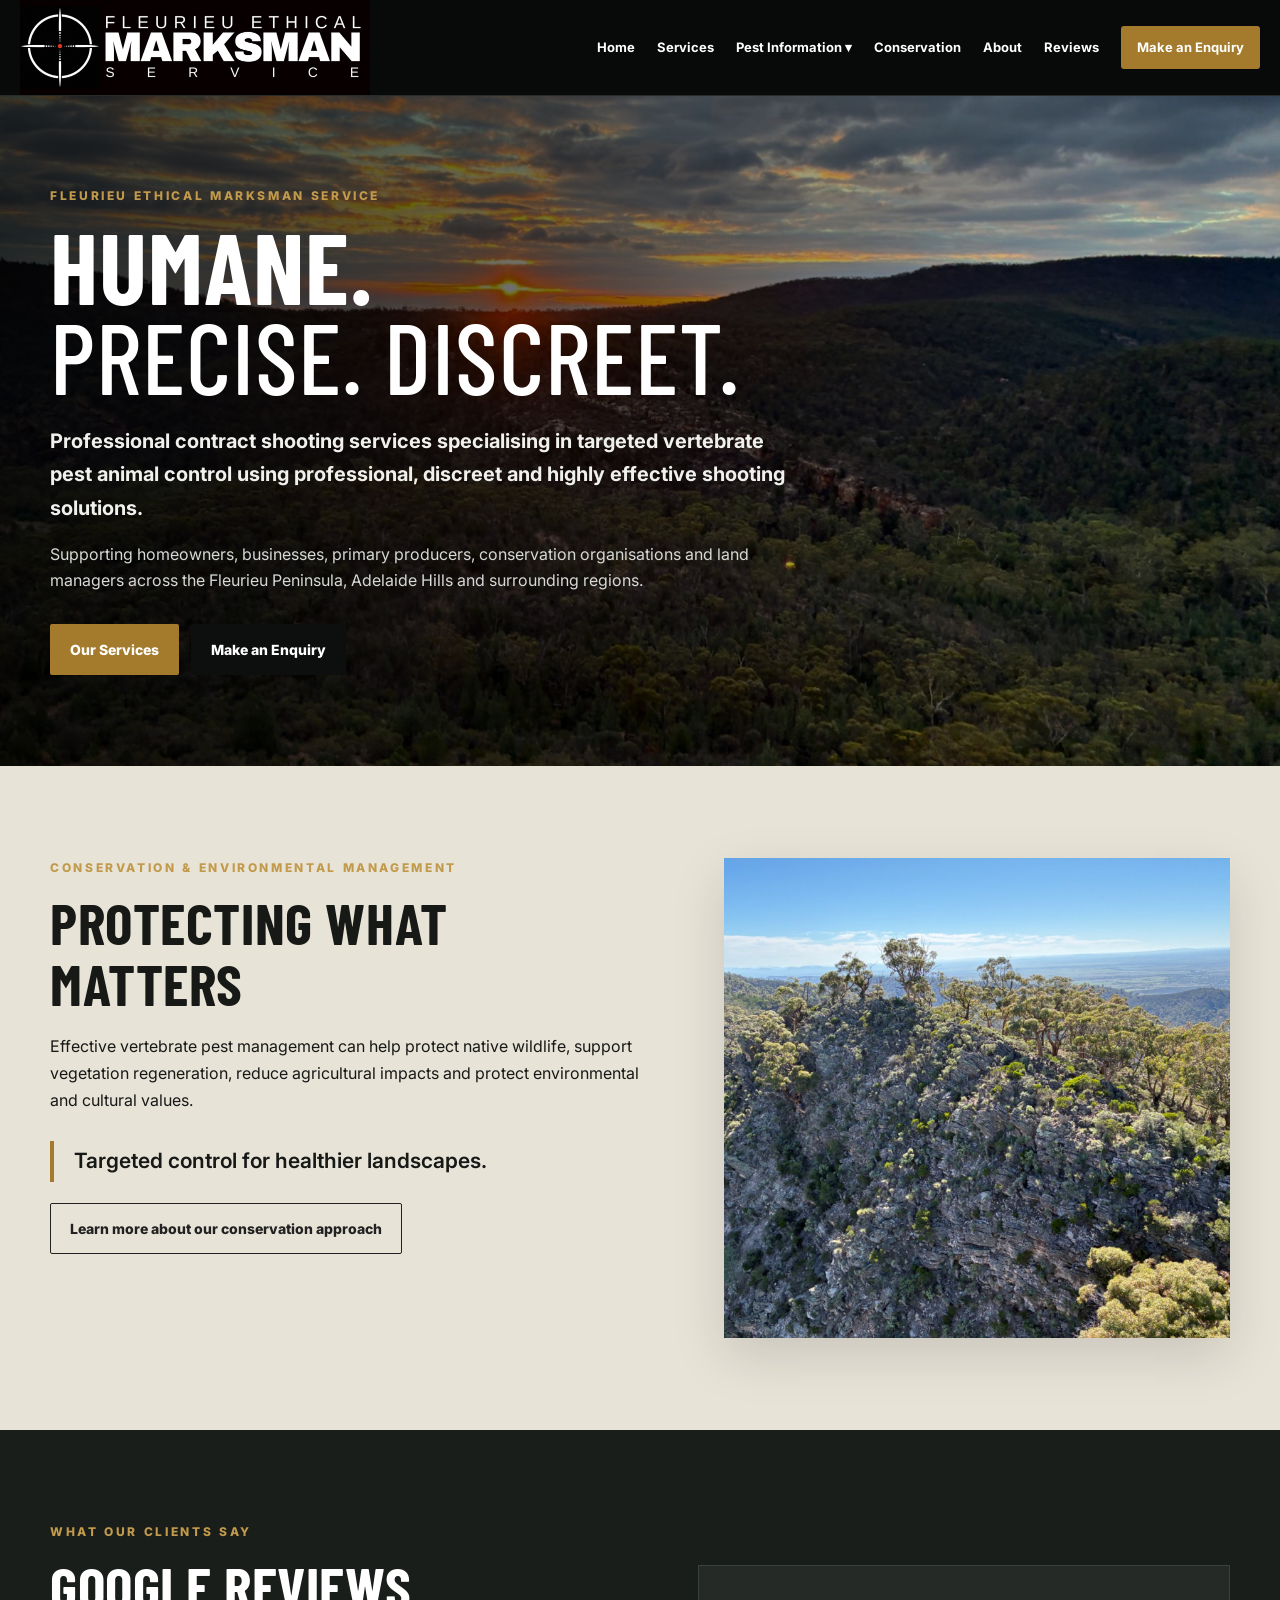
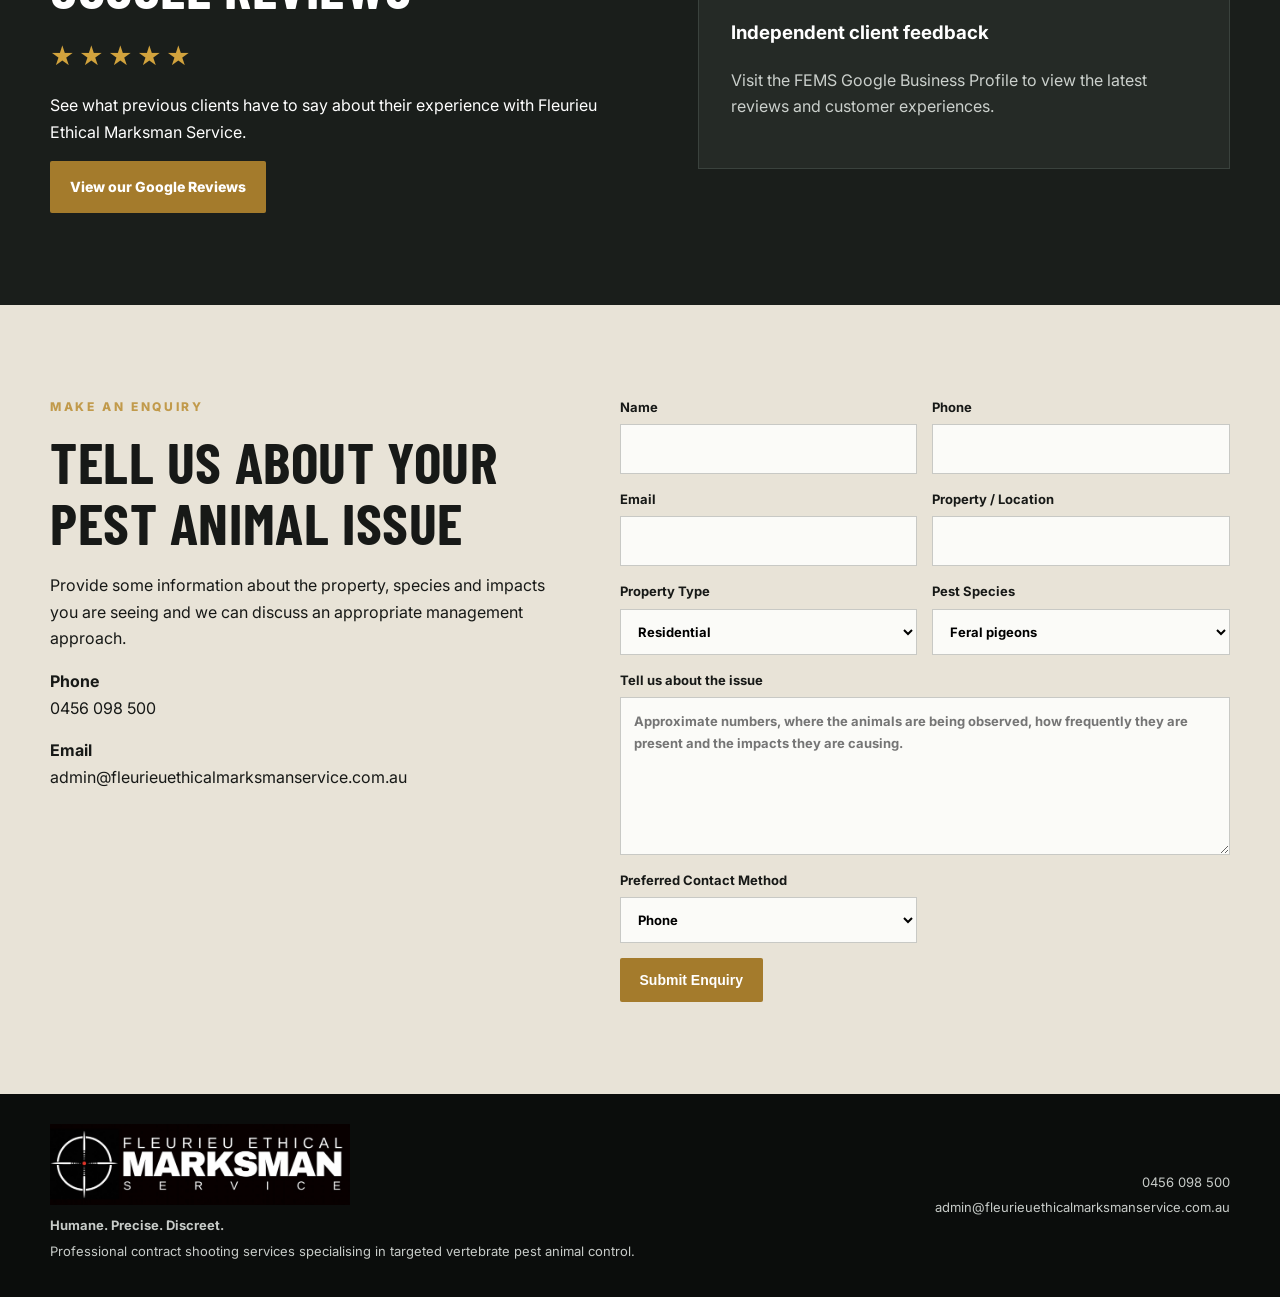
<file: index.html>
<!doctype html>
<html lang="en-AU">
<head>
  <meta charset="utf-8">
  <meta name="viewport" content="width=device-width,initial-scale=1">
  <title>Fleurieu Ethical Marksman Service | Humane. Precise. Discreet.</title>
  <meta name="description" content="Professional contract shooting services specialising in targeted vertebrate pest animal control across the Fleurieu Peninsula, Adelaide Hills and surrounding regions.">
  <link rel="stylesheet" href="styles.css">
</head>
<body>
<header class="site-header">
  <nav class="nav">
    <a class="logo" href="index.html" aria-label="Fleurieu Ethical Marksman Service home">
      <img src="assets/logo.jpg" alt="Fleurieu Ethical Marksman Service">
    </a>
    <button class="menu" aria-label="Open navigation">☰</button>
    <div class="nav-links">
      <a href="index.html">Home</a>
      <a href="services.html">Services</a>
      <div class="dropdown">
        <a class="dropbtn" href="#" onclick="return false;">Pest Information ▾</a>
        <div class="dropdown-content">
          
          <a href="feral-pigeons.html">Feral Pigeons</a>
          <a href="european-rabbits.html">European Rabbits</a>
          <a href="european-hares.html">European Hares</a>
          <a href="red-foxes.html">Red Foxes</a>
          <a href="feral-deer.html">Feral Deer</a>
          <a href="feral-cats.html">Feral Cats</a>
        </div>
      </div>
      <a href="conservation.html">Conservation</a>
      <a href="about.html">About</a>
      <a href="#reviews">Reviews</a>
      <a class="nav-cta" href="#enquiry">Make an Enquiry</a>
    </div>
  </nav>
</header>

<main>
<section class="hero">
  <div class="hero-content">
    <div class="hero-copy">
      <p class="kicker">Fleurieu Ethical Marksman Service</p>
      <h1>Humane.<br><span>Precise. Discreet.</span></h1>
      <p class="lead"><strong>Professional contract shooting services specialising in targeted vertebrate pest animal control using professional, discreet and highly effective shooting solutions.</strong></p>
      <p class="support">Supporting homeowners, businesses, primary producers, conservation organisations and land managers across the Fleurieu Peninsula, Adelaide Hills and surrounding regions.</p>
      <div class="actions">
        <a class="button gold" href="services.html">Our Services</a>
        <a class="button dark" href="#enquiry">Make an Enquiry</a>
      </div>
    </div>
  </div>
</section>

<section class="section earth">
  <div class="wrap split">
    <div>
      <p class="kicker">Conservation &amp; Environmental Management</p>
      <h2>Protecting what matters</h2>
      <p>Effective vertebrate pest management can help protect native wildlife, support vegetation regeneration, reduce agricultural impacts and protect environmental and cultural values.</p>
      <p class="quote">Targeted control for healthier landscapes.</p>
      <a class="button light-outline" href="conservation.html">Learn more about our conservation approach</a>
    </div>
    <div class="image-panel" role="img" aria-label="South Australian bush landscape"></div>
  </div>
</section>

<section id="reviews" class="section dark">
  <div class="wrap review-grid">
    <div>
      <p class="kicker">What Our Clients Say</p>
      <h2>Google Reviews</h2>
      <div class="stars">★★★★★</div>
      <p>See what previous clients have to say about their experience with Fleurieu Ethical Marksman Service.</p>
      <a class="button gold" href="https://share.google/dHgZA2Qu778VQxqV4" target="_blank" rel="noopener">View our Google Reviews</a>
    </div>
    <div class="review-box">
      <h3>Independent client feedback</h3>
      <p>Visit the FEMS Google Business Profile to view the latest reviews and customer experiences.</p>
    </div>
  </div>
</section>

<section id="enquiry" class="section earth">
  <div class="wrap contact-grid">
    <div>
      <p class="kicker">Make an Enquiry</p>
      <h2>Tell us about your pest animal issue</h2>
      <p>Provide some information about the property, species and impacts you are seeing and we can discuss an appropriate management approach.</p>
      <div class="contact-info">
        <p><strong>Phone</strong><br><a href="tel:+61456098500">0456 098 500</a></p>
        <p><strong>Email</strong><br><a href="mailto:admin@fleurieuethicalmarksmanservice.com.au">admin@fleurieuethicalmarksmanservice.com.au</a></p>
      </div>
    </div>

    <form class="form" action="https://formsubmit.co/admin@fleurieuethicalmarksmanservice.com.au" method="POST">
      <input type="hidden" name="_subject" value="New FEMS Website Enquiry">
      <input type="hidden" name="_captcha" value="false">
      <label>Name<input name="Name" required></label>
      <label>Phone<input name="Phone" type="tel" required></label>
      <label>Email<input name="Email" type="email" required></label>
      <label>Property / Location<input name="Property / Location"></label>
      <label>Property Type
        <select name="Property Type">
          <option>Residential</option>
          <option>Rural</option>
          <option>Vineyard / Winery</option>
          <option>Agricultural</option>
          <option>Commercial / Industrial</option>
          <option>Conservation / Environmental</option>
          <option>Other</option>
        </select>
      </label>
      <label>Pest Species
        <select name="Pest Species">
          <option>Feral pigeons</option>
          <option>Rabbits / hares</option>
          <option>Foxes</option>
          <option>Deer</option>
          <option>Other vertebrate pest</option>
          <option>General enquiry</option>
        </select>
      </label>
      <label class="full">Tell us about the issue
        <textarea name="Details" rows="6" placeholder="Approximate numbers, where the animals are being observed, how frequently they are present and the impacts they are causing." required></textarea>
      </label>
      <label>Preferred Contact Method
        <select name="Preferred Contact">
          <option>Phone</option>
          <option>Email</option>
        </select>
      </label>
      <button class="button gold" type="submit">Submit Enquiry</button>
    </form>
  </div>
</section>
</main>

<footer class="footer">
  <div class="wrap footer-grid">
    <div>
      <img class="footer-logo" src="assets/logo.jpg" alt="Fleurieu Ethical Marksman Service">
      <p><strong>Humane. Precise. Discreet.</strong></p>
      <p>Professional contract shooting services specialising in targeted vertebrate pest animal control.</p>
    </div>
    <div class="footer-right">
      <p><a href="tel:+61456098500">0456 098 500</a></p>
      <p><a href="mailto:admin@fleurieuethicalmarksmanservice.com.au">admin@fleurieuethicalmarksmanservice.com.au</a></p>
    </div>
  </div>
</footer>

<script>
document.querySelector('.menu')?.addEventListener('click',()=>document.querySelector('.nav-links').classList.toggle('open'));
</script>
</body>
</html>
</file>
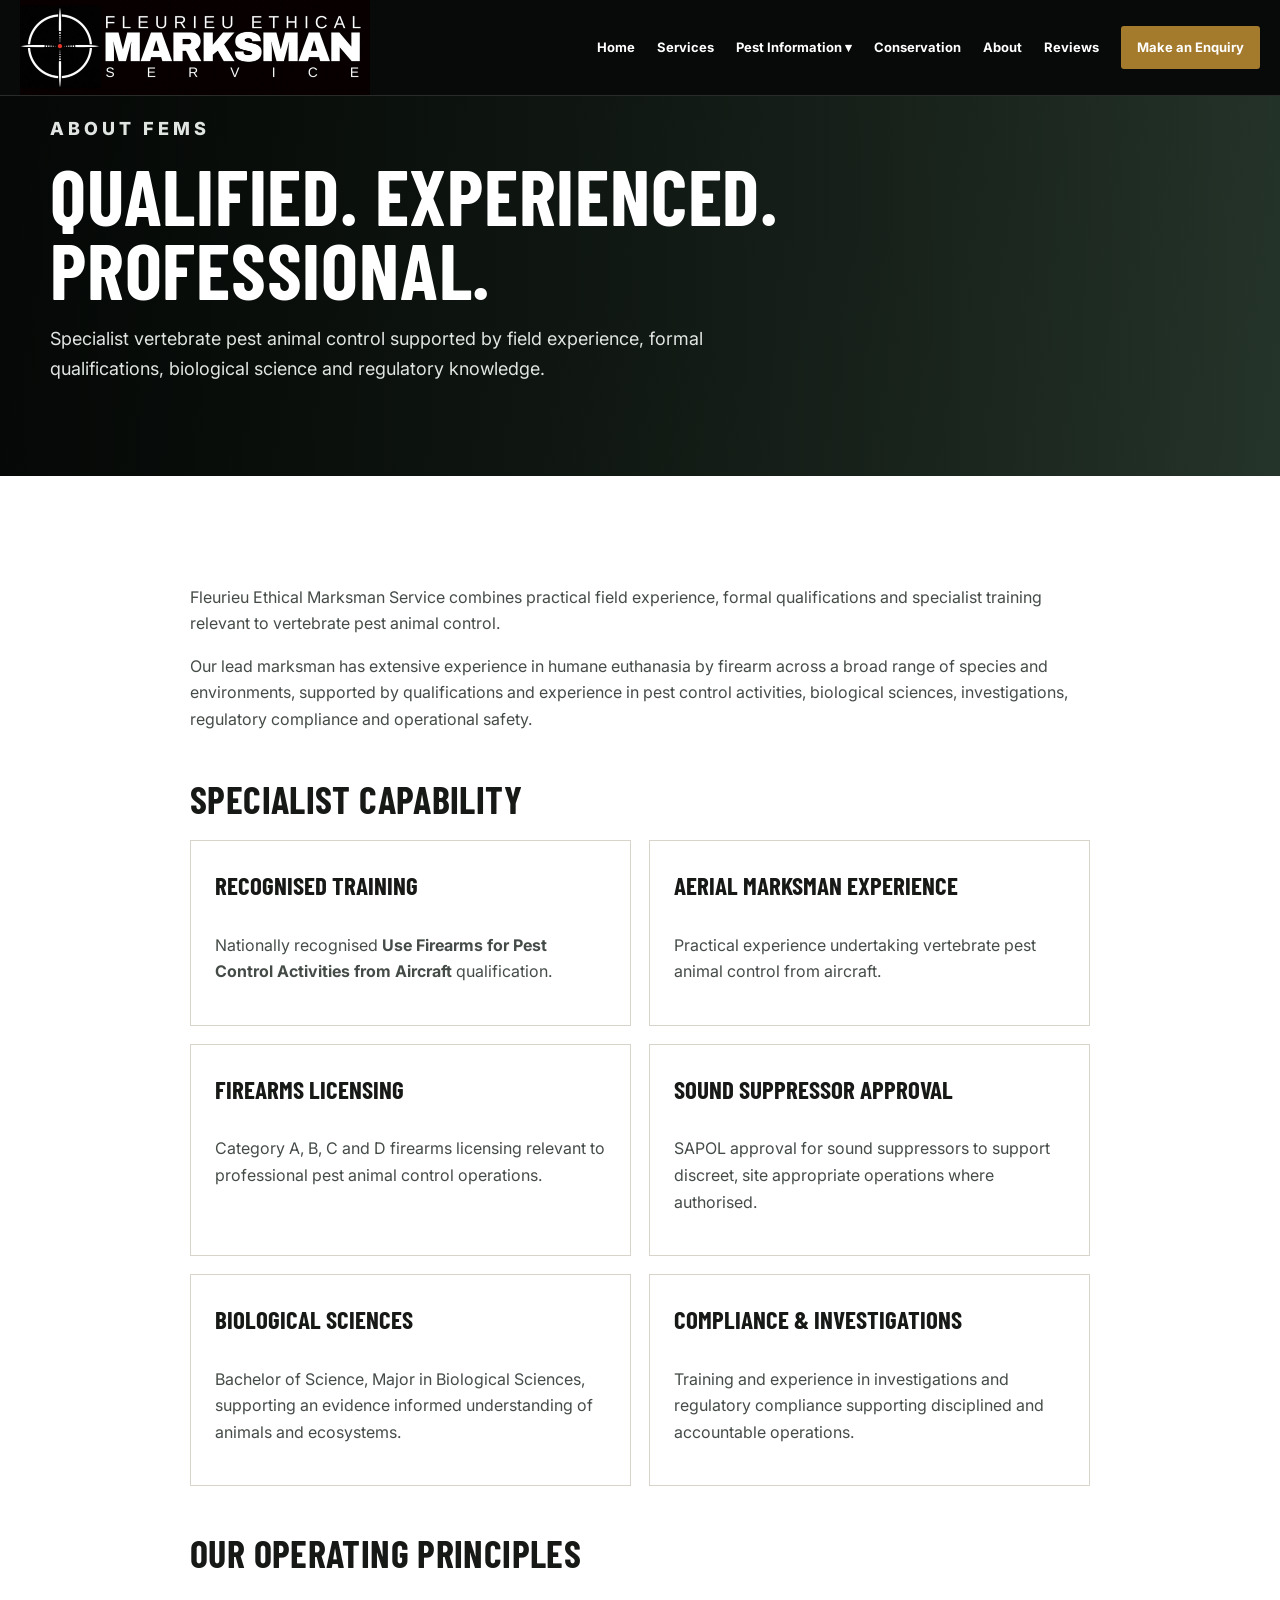
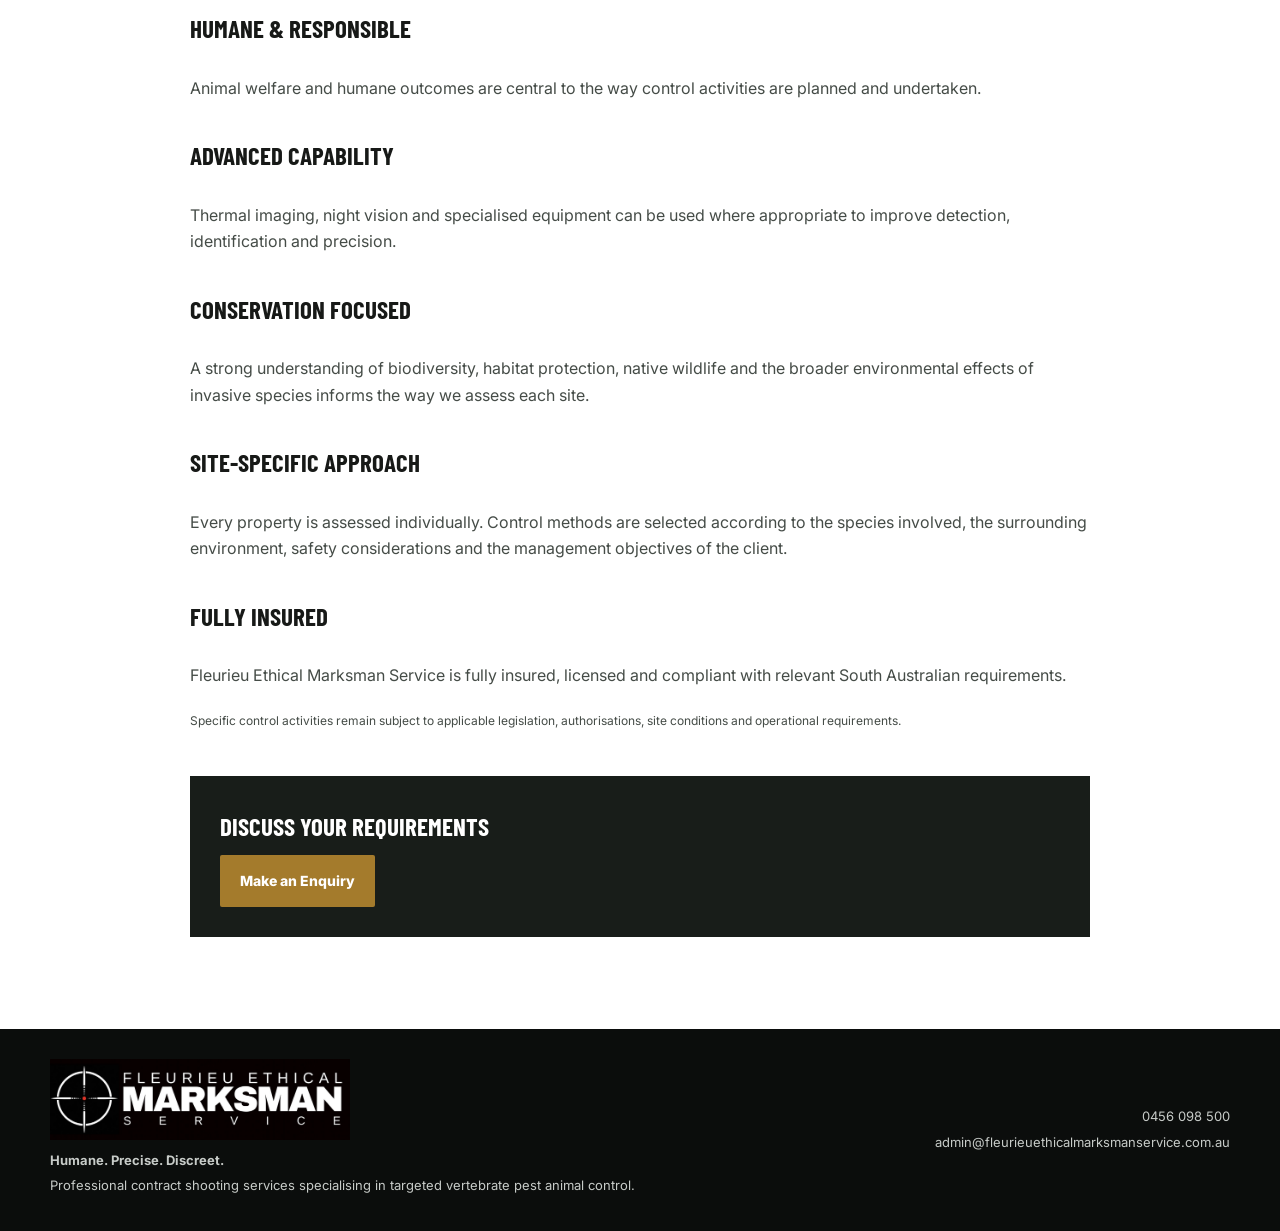
<file: about.html>
<!doctype html><html lang="en-AU"><head><meta charset="utf-8"><meta name="viewport" content="width=device-width,initial-scale=1"><title>About FEMS | Fleurieu Ethical Marksman Service</title><meta name="description" content="Learn about the qualifications, experience, capability and professional approach behind Fleurieu Ethical Marksman Service."><link rel="stylesheet" href="styles.css"></head><body><header class="site-header"><nav class="nav"><a class="logo" href="index.html" aria-label="Fleurieu Ethical Marksman Service home"><img src="assets/logo.jpg" alt="Fleurieu Ethical Marksman Service"></a><button class="menu" aria-label="Open navigation">☰</button><div class="nav-links"><a href="index.html">Home</a><a href="services.html">Services</a><div class="dropdown"><a class="dropbtn" href="pest-information.html">Pest Information ▾</a><div class="dropdown-content"><a href="pest-information.html">Overview</a><a href="feral-pigeons.html">Feral Pigeons</a><a href="european-rabbits.html">European Rabbits</a><a href="european-hares.html">European Hares</a><a href="red-foxes.html">Red Foxes</a><a href="feral-deer.html">Feral Deer</a><a href="feral-cats.html">Feral Cats</a></div></div><a href="conservation.html">Conservation</a><a href="about.html">About</a><a href="index.html#reviews">Reviews</a><a class="nav-cta" href="index.html#enquiry">Make an Enquiry</a></div></nav></header><main><section class="page-hero"><div class="wrap"><p class="kicker">About FEMS</p><h1>Qualified. Experienced. Professional.</h1><p>Specialist vertebrate pest animal control supported by field experience, formal qualifications, biological science and regulatory knowledge.</p></div></section><section class="section white"><div class="wrap article"><p>Fleurieu Ethical Marksman Service combines practical field experience, formal qualifications and specialist training relevant to vertebrate pest animal control.</p><p>Our lead marksman has extensive experience in humane euthanasia by firearm across a broad range of species and environments, supported by qualifications and experience in pest control activities, biological sciences, investigations, regulatory compliance and operational safety.</p><h2>Specialist capability</h2><div class="capability"><div><h3>Recognised Training</h3><p>Nationally recognised <strong>Use Firearms for Pest Control Activities from Aircraft</strong> qualification.</p></div><div><h3>Aerial Marksman Experience</h3><p>Practical experience undertaking vertebrate pest animal control from aircraft.</p></div><div><h3>Firearms Licensing</h3><p>Category A, B, C and D firearms licensing relevant to professional pest animal control operations.</p></div><div><h3>Sound Suppressor Approval</h3><p>SAPOL approval for sound suppressors to support discreet, site appropriate operations where authorised.</p></div><div><h3>Biological Sciences</h3><p>Bachelor of Science, Major in Biological Sciences, supporting an evidence informed understanding of animals and ecosystems.</p></div><div><h3>Compliance &amp; Investigations</h3><p>Training and experience in investigations and regulatory compliance supporting disciplined and accountable operations.</p></div></div><h2>Our operating principles</h2><h3>Humane &amp; Responsible</h3><p>Animal welfare and humane outcomes are central to the way control activities are planned and undertaken.</p><h3>Advanced Capability</h3><p>Thermal imaging, night vision and specialised equipment can be used where appropriate to improve detection, identification and precision.</p><h3>Conservation Focused</h3><p>A strong understanding of biodiversity, habitat protection, native wildlife and the broader environmental effects of invasive species informs the way we assess each site.</p><h3>Site-Specific Approach</h3><p>Every property is assessed individually. Control methods are selected according to the species involved, the surrounding environment, safety considerations and the management objectives of the client.</p><h3>Fully Insured</h3><p>Fleurieu Ethical Marksman Service is fully insured, licensed and compliant with relevant South Australian requirements.</p><p class="legal-note">Specific control activities remain subject to applicable legislation, authorisations, site conditions and operational requirements.</p><div class="service-cta"><h3>Discuss your requirements</h3><a class="button gold" href="index.html#enquiry">Make an Enquiry</a></div></div></section></main><footer class="footer"><div class="wrap footer-grid"><div><img class="footer-logo" src="assets/logo.jpg" alt="Fleurieu Ethical Marksman Service"><p><strong>Humane. Precise. Discreet.</strong></p><p>Professional contract shooting services specialising in targeted vertebrate pest animal control.</p></div><div class="footer-right"><p><a href="tel:+61456098500">0456 098 500</a></p><p><a href="mailto:admin@fleurieuethicalmarksmanservice.com.au">admin@fleurieuethicalmarksmanservice.com.au</a></p></div></div></footer><script>document.querySelector('.menu')?.addEventListener('click',()=>document.querySelector('.nav-links').classList.toggle('open'));</script></body></html>
</file>
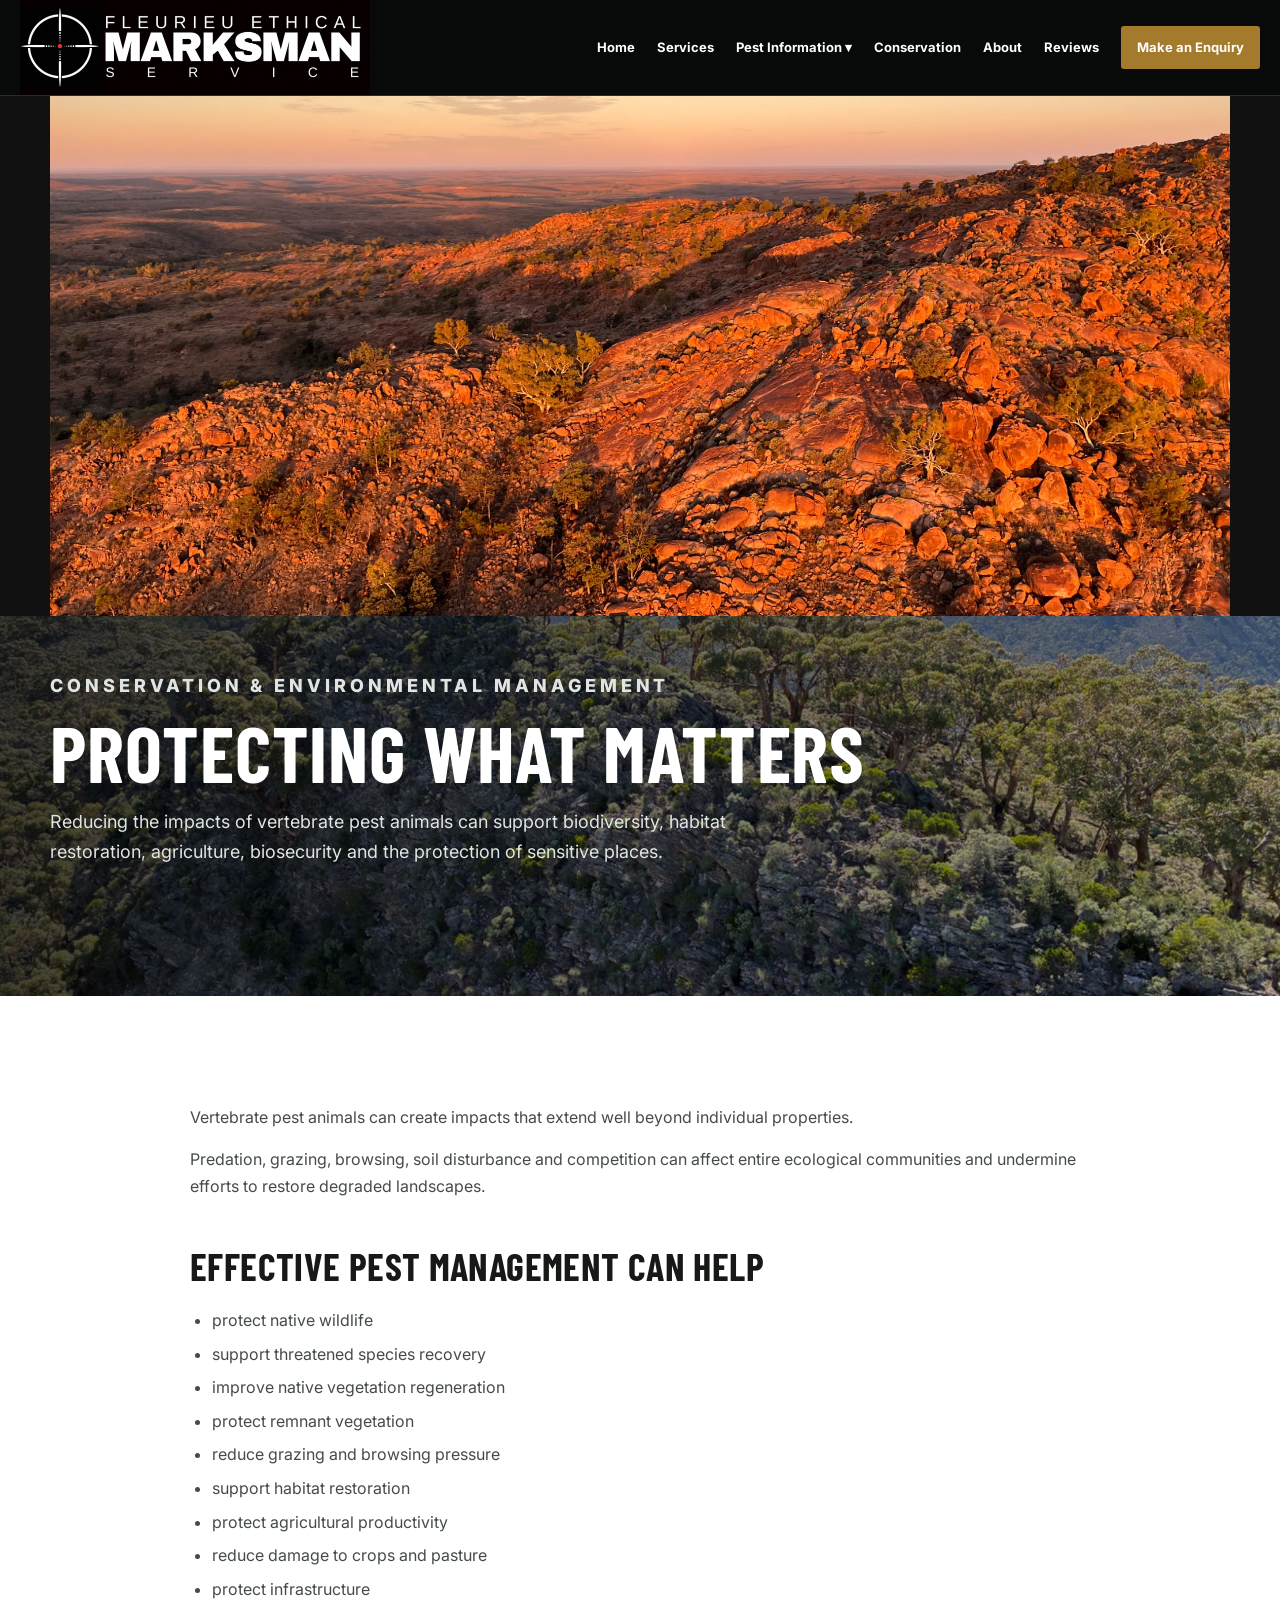
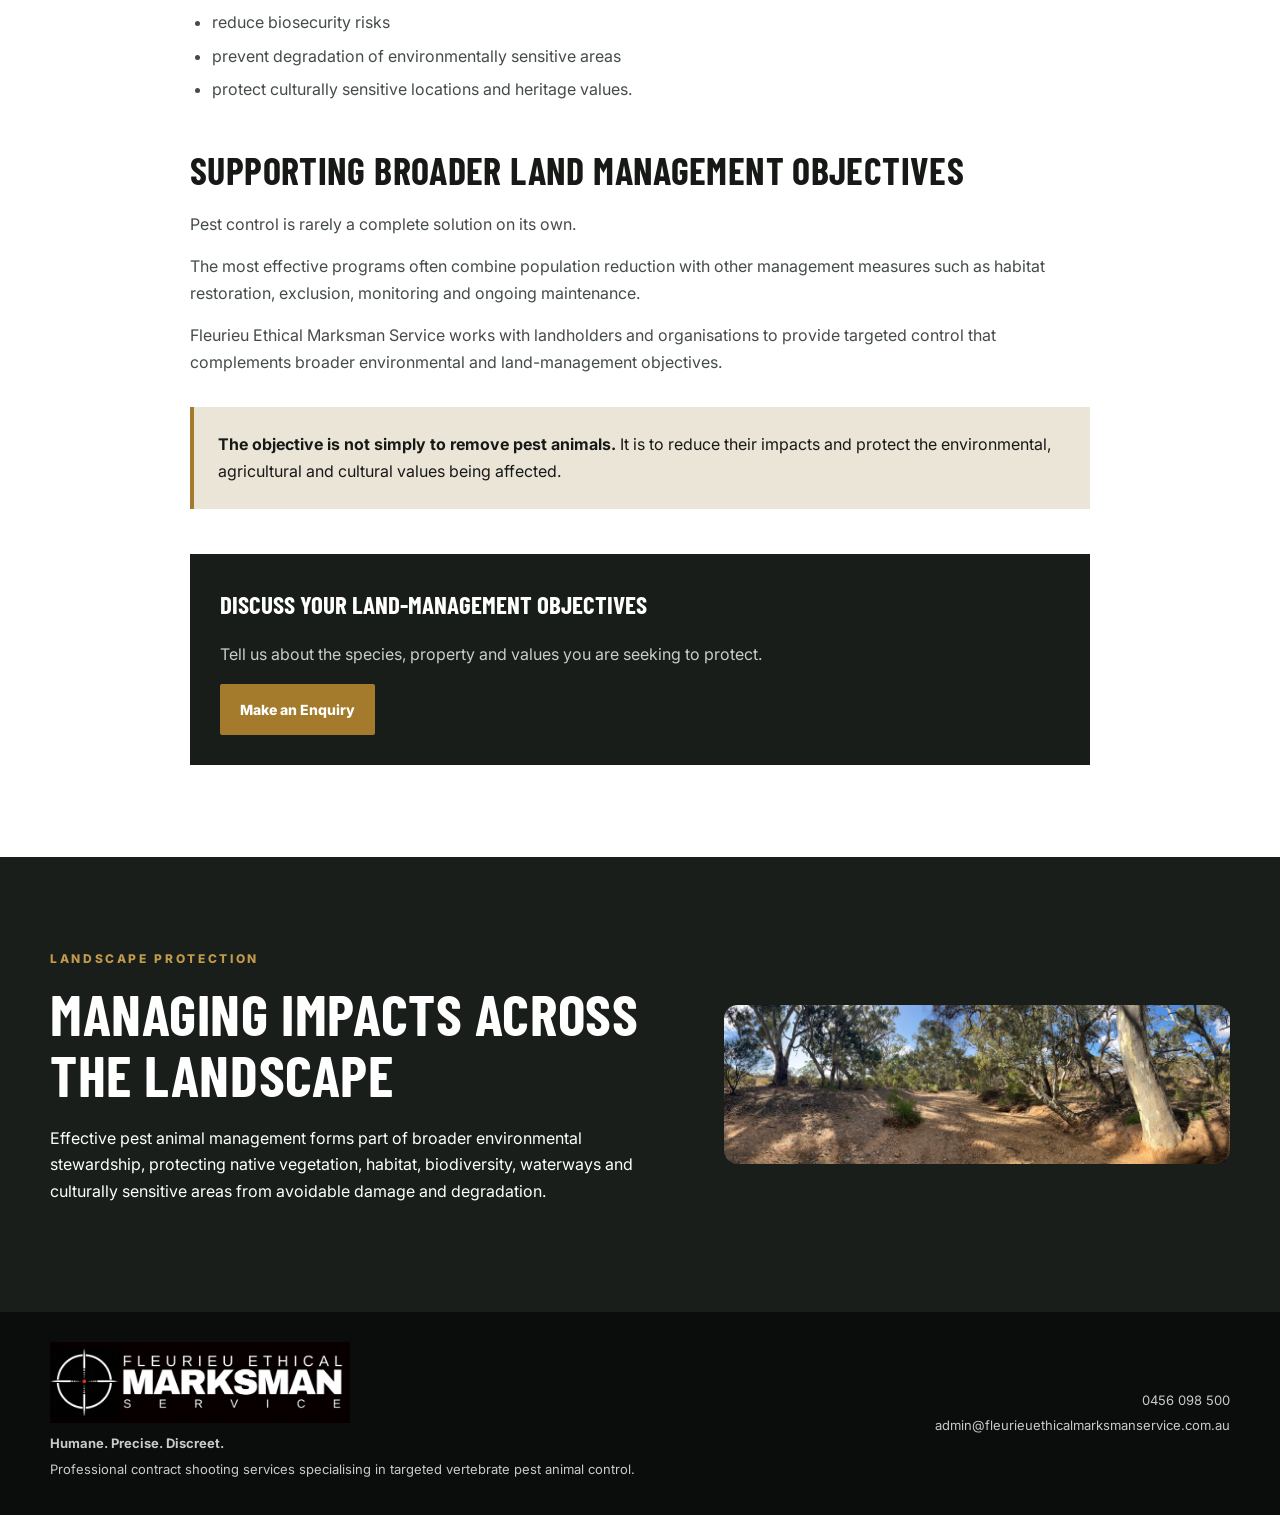
<file: conservation.html>
<!doctype html><html lang="en-AU"><head><meta charset="utf-8"><meta name="viewport" content="width=device-width,initial-scale=1"><title>Conservation & Environmental Management | FEMS</title><meta name="description" content="Learn how targeted vertebrate pest animal management can support biodiversity, habitat restoration, biosecurity and sustainable land management."><link rel="stylesheet" href="styles.css"></head><body><header class="site-header"><nav class="nav"><a class="logo" href="index.html" aria-label="Fleurieu Ethical Marksman Service home"><img src="assets/logo.jpg" alt="Fleurieu Ethical Marksman Service"></a><button class="menu" aria-label="Open navigation">☰</button><div class="nav-links"><a href="index.html">Home</a><a href="services.html">Services</a><div class="dropdown"><a class="dropbtn" href="pest-information.html">Pest Information ▾</a><div class="dropdown-content"><a href="pest-information.html">Overview</a><a href="feral-pigeons.html">Feral Pigeons</a><a href="european-rabbits.html">European Rabbits</a><a href="european-hares.html">European Hares</a><a href="red-foxes.html">Red Foxes</a><a href="feral-deer.html">Feral Deer</a><a href="feral-cats.html">Feral Cats</a></div></div><a href="conservation.html">Conservation</a><a href="about.html">About</a><a href="index.html#reviews">Reviews</a><a class="nav-cta" href="index.html#enquiry">Make an Enquiry</a></div></nav></header><main>
<section class="visual-feature"><div class="wrap"><img src="assets/rocky-landscape.jpg" alt="Australian landscape at sunset"></div></section><section class="page-hero has-image" style="background-image:url('assets/conservation.jpg')"><div class="wrap"><p class="kicker">Conservation &amp; Environmental Management</p><h1>Protecting What Matters</h1><p>Reducing the impacts of vertebrate pest animals can support biodiversity, habitat restoration, agriculture, biosecurity and the protection of sensitive places.</p></div></section><section class="section white"><div class="wrap article"><p>Vertebrate pest animals can create impacts that extend well beyond individual properties.</p><p>Predation, grazing, browsing, soil disturbance and competition can affect entire ecological communities and undermine efforts to restore degraded landscapes.</p><h2>Effective pest management can help</h2><ul><li>protect native wildlife</li><li>support threatened species recovery</li><li>improve native vegetation regeneration</li><li>protect remnant vegetation</li><li>reduce grazing and browsing pressure</li><li>support habitat restoration</li><li>protect agricultural productivity</li><li>reduce damage to crops and pasture</li><li>protect infrastructure</li><li>reduce biosecurity risks</li><li>prevent degradation of environmentally sensitive areas</li><li>protect culturally sensitive locations and heritage values.</li></ul><h2>Supporting broader land management objectives</h2><p>Pest control is rarely a complete solution on its own.</p><p>The most effective programs often combine population reduction with other management measures such as habitat restoration, exclusion, monitoring and ongoing maintenance.</p><p>Fleurieu Ethical Marksman Service works with landholders and organisations to provide targeted control that complements broader environmental and land-management objectives.</p><div class="callout"><strong>The objective is not simply to remove pest animals.</strong> It is to reduce their impacts and protect the environmental, agricultural and cultural values being affected.</div><div class="service-cta"><h3>Discuss your land-management objectives</h3><p>Tell us about the species, property and values you are seeking to protect.</p><a class="button gold" href="index.html#enquiry">Make an Enquiry</a></div></div></section><section class="section dark"><div class="wrap split image-text">
<div><p class="kicker">Landscape Protection</p><h2>Managing impacts across the landscape</h2><p>Effective pest animal management forms part of broader environmental stewardship, protecting native vegetation, habitat, biodiversity, waterways and culturally sensitive areas from avoidable damage and degradation.</p></div>
<div><img class="content-photo" src="assets/bushland-creek.jpg" alt="Australian bushland and creek-line habitat"></div>
</div></section>
</main><footer class="footer"><div class="wrap footer-grid"><div><img class="footer-logo" src="assets/logo.jpg" alt="Fleurieu Ethical Marksman Service"><p><strong>Humane. Precise. Discreet.</strong></p><p>Professional contract shooting services specialising in targeted vertebrate pest animal control.</p></div><div class="footer-right"><p><a href="tel:+61456098500">0456 098 500</a></p><p><a href="mailto:admin@fleurieuethicalmarksmanservice.com.au">admin@fleurieuethicalmarksmanservice.com.au</a></p></div></div></footer><script>document.querySelector('.menu')?.addEventListener('click',()=>document.querySelector('.nav-links').classList.toggle('open'));</script></body></html>
</file>
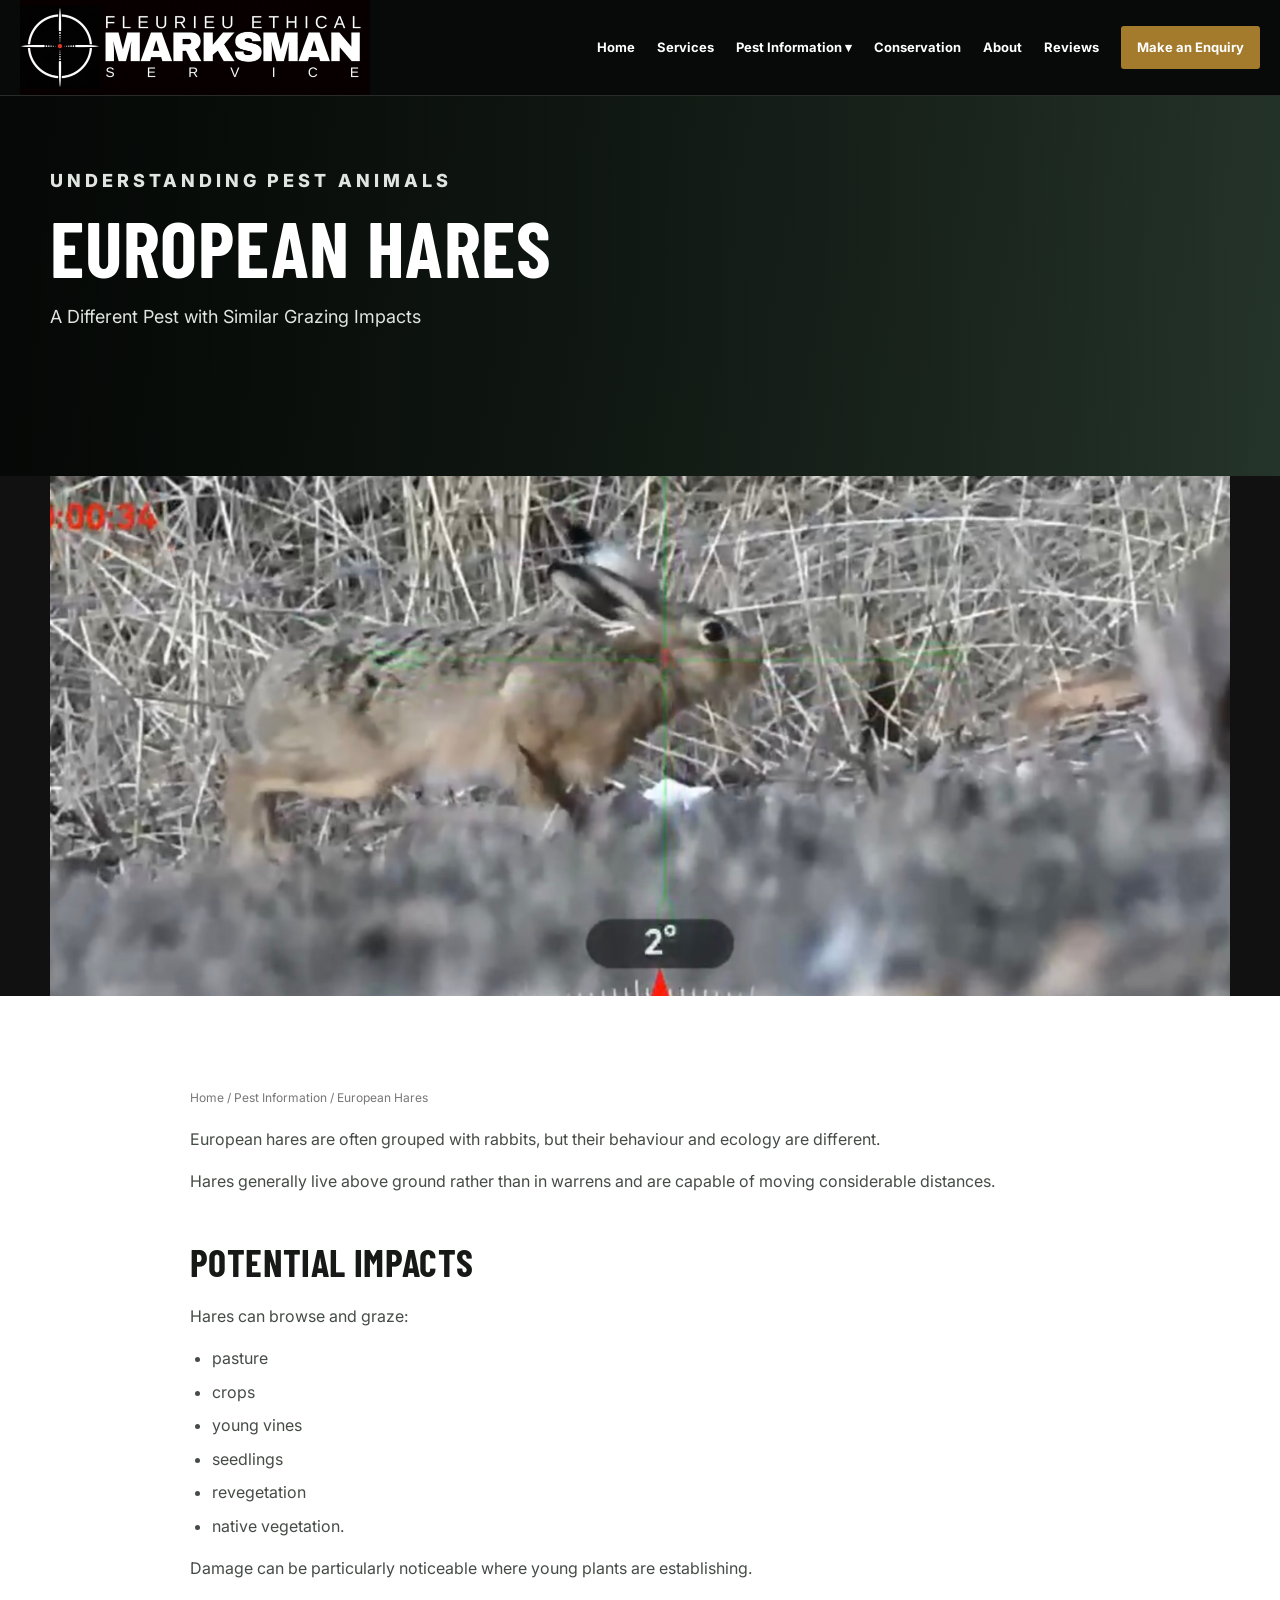
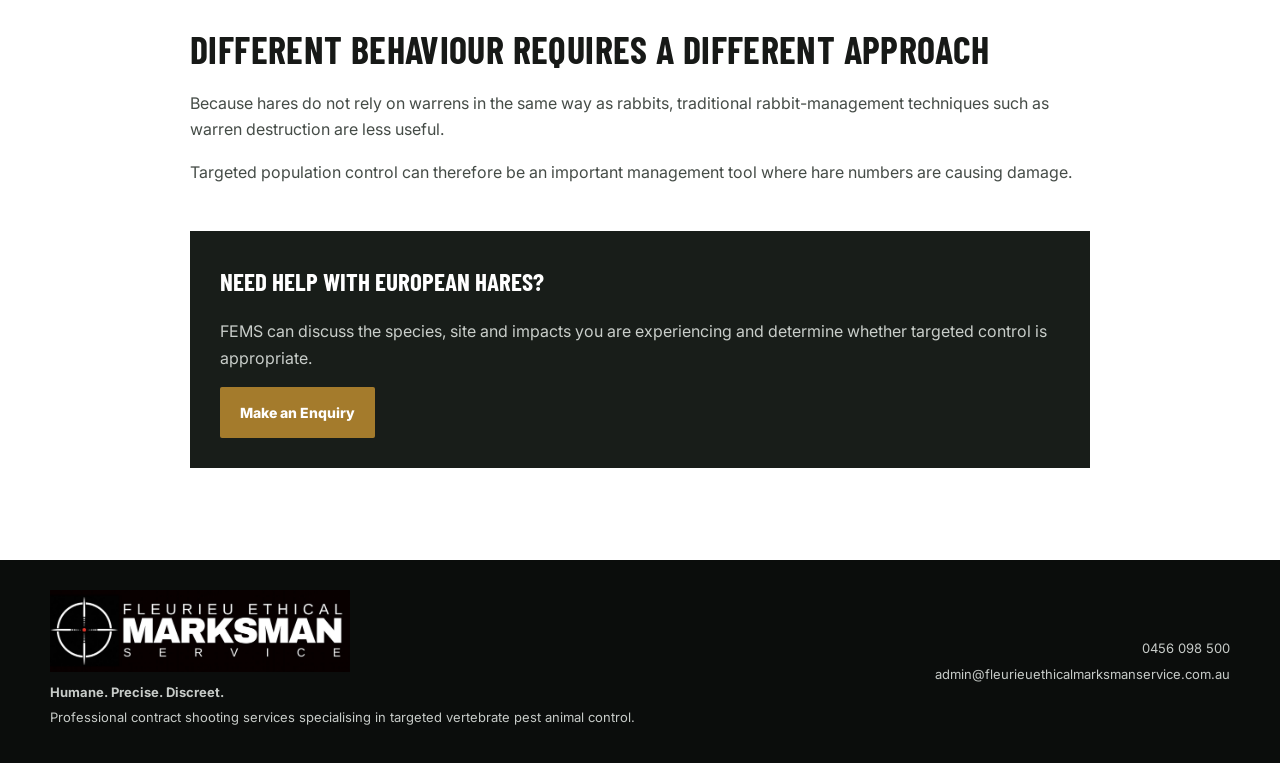
<file: european-hares.html>
<!doctype html><html lang="en-AU"><head><meta charset="utf-8"><meta name="viewport" content="width=device-width,initial-scale=1"><title>European Hares | FEMS Pest Information</title><meta name="description" content="Learn about european hares, their environmental and agricultural impacts, and responsible pest management."><link rel="stylesheet" href="styles.css"></head><body><header class="site-header"><nav class="nav"><a class="logo" href="index.html" aria-label="Fleurieu Ethical Marksman Service home"><img src="assets/logo.jpg" alt="Fleurieu Ethical Marksman Service"></a><button class="menu" aria-label="Open navigation">☰</button><div class="nav-links"><a href="index.html">Home</a><a href="services.html">Services</a><div class="dropdown"><a class="dropbtn" href="pest-information.html">Pest Information ▾</a><div class="dropdown-content"><a href="pest-information.html">Overview</a><a href="feral-pigeons.html">Feral Pigeons</a><a href="european-rabbits.html">European Rabbits</a><a href="european-hares.html">European Hares</a><a href="red-foxes.html">Red Foxes</a><a href="feral-deer.html">Feral Deer</a><a href="feral-cats.html">Feral Cats</a></div></div><a href="conservation.html">Conservation</a><a href="about.html">About</a><a href="index.html#reviews">Reviews</a><a class="nav-cta" href="index.html#enquiry">Make an Enquiry</a></div></nav></header><main><section class="page-hero"><div class="wrap"><p class="kicker">Understanding pest animals</p><h1>European Hares</h1><p>A Different Pest with Similar Grazing Impacts</p></div></section>
<section class="visual-feature"><div class="wrap"><img src="assets/hare-optic.jpg" alt="European hare observed during a field operation"></div></section><section class="section white"><div class="wrap article"><div class="breadcrumbs"><a href="index.html">Home</a> / <a href="index.html#education">Pest Information</a> / European Hares</div><p>European hares are often grouped with rabbits, but their behaviour and ecology are different.</p><p>Hares generally live above ground rather than in warrens and are capable of moving considerable distances.</p><h2>Potential impacts</h2><p>Hares can browse and graze:</p><ul><li>pasture</li><li>crops</li><li>young vines</li><li>seedlings</li><li>revegetation</li><li>native vegetation.</li></ul><p>Damage can be particularly noticeable where young plants are establishing.</p><h2>Different behaviour requires a different approach</h2><p>Because hares do not rely on warrens in the same way as rabbits, traditional rabbit-management techniques such as warren destruction are less useful.</p><p>Targeted population control can therefore be an important management tool where hare numbers are causing damage.</p><div class="service-cta"><h3>Need help with european hares?</h3><p>FEMS can discuss the species, site and impacts you are experiencing and determine whether targeted control is appropriate.</p><a class="button gold" href="index.html#enquiry">Make an Enquiry</a></div></div></section></main><footer class="footer"><div class="wrap footer-grid"><div><img class="footer-logo" src="assets/logo.jpg" alt="Fleurieu Ethical Marksman Service"><p><strong>Humane. Precise. Discreet.</strong></p><p>Professional contract shooting services specialising in targeted vertebrate pest animal control.</p></div><div class="footer-right"><p><a href="tel:+61456098500">0456 098 500</a></p><p><a href="mailto:admin@fleurieuethicalmarksmanservice.com.au">admin@fleurieuethicalmarksmanservice.com.au</a></p></div></div></footer><script>document.querySelector('.menu')?.addEventListener('click',()=>document.querySelector('.nav-links').classList.toggle('open'));</script></body></html>
</file>
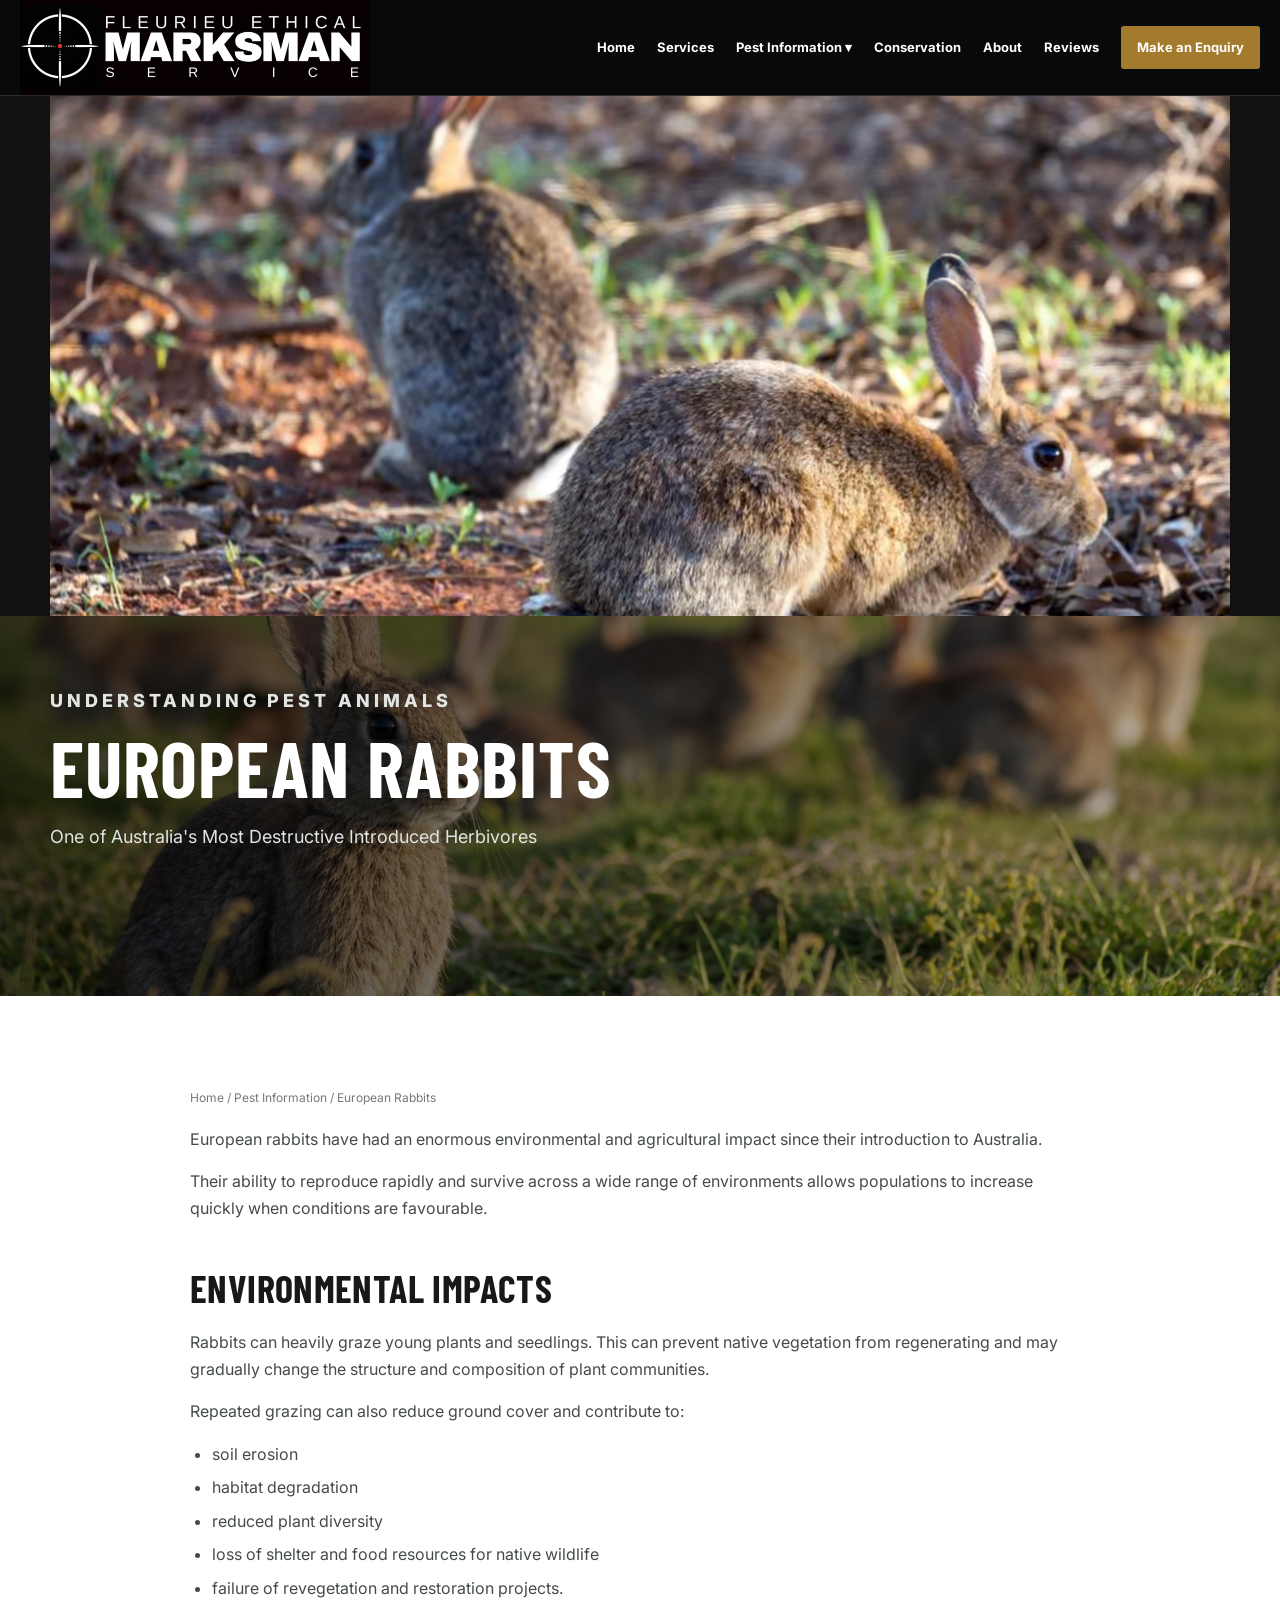
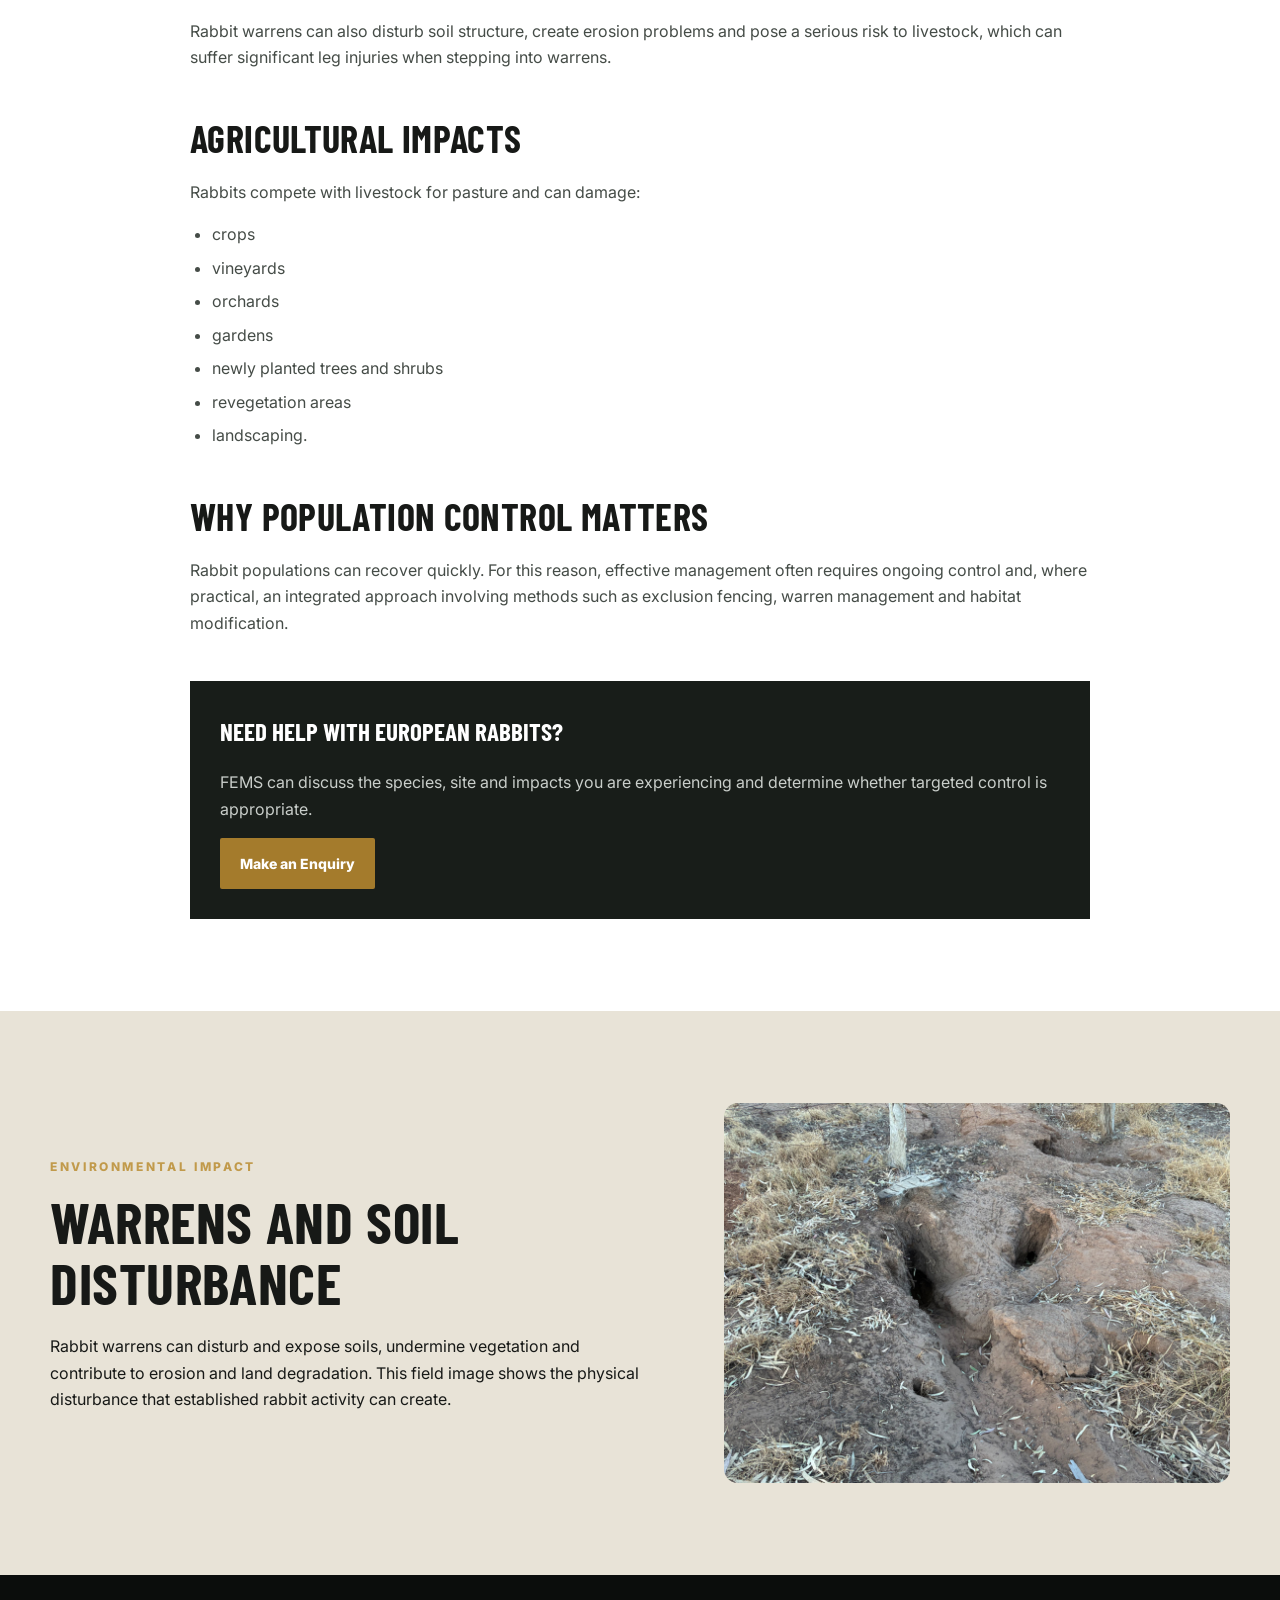
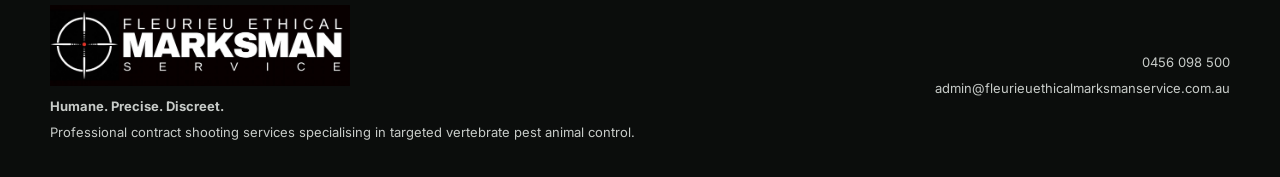
<file: european-rabbits.html>
<!doctype html><html lang="en-AU"><head><meta charset="utf-8"><meta name="viewport" content="width=device-width,initial-scale=1"><title>European Rabbits | FEMS Pest Information</title><meta name="description" content="Learn about european rabbits, their environmental and agricultural impacts, and responsible pest management."><link rel="stylesheet" href="styles.css"></head><body><header class="site-header"><nav class="nav"><a class="logo" href="index.html" aria-label="Fleurieu Ethical Marksman Service home"><img src="assets/logo.jpg" alt="Fleurieu Ethical Marksman Service"></a><button class="menu" aria-label="Open navigation">☰</button><div class="nav-links"><a href="index.html">Home</a><a href="services.html">Services</a><div class="dropdown"><a class="dropbtn" href="pest-information.html">Pest Information ▾</a><div class="dropdown-content"><a href="pest-information.html">Overview</a><a href="feral-pigeons.html">Feral Pigeons</a><a href="european-rabbits.html">European Rabbits</a><a href="european-hares.html">European Hares</a><a href="red-foxes.html">Red Foxes</a><a href="feral-deer.html">Feral Deer</a><a href="feral-cats.html">Feral Cats</a></div></div><a href="conservation.html">Conservation</a><a href="about.html">About</a><a href="index.html#reviews">Reviews</a><a class="nav-cta" href="index.html#enquiry">Make an Enquiry</a></div></nav></header><main>
<section class="visual-feature"><div class="wrap"><img src="assets/rabbit-field.jpg" alt="European rabbits in Australian bushland"></div></section><section class="page-hero has-image" style="background-image:url('assets/rabbits2.jpg')"><div class="wrap"><p class="kicker">Understanding pest animals</p><h1>European Rabbits</h1><p>One of Australia's Most Destructive Introduced Herbivores</p></div></section><section class="section white"><div class="wrap article"><div class="breadcrumbs"><a href="index.html">Home</a> / <a href="index.html#education">Pest Information</a> / European Rabbits</div><p>European rabbits have had an enormous environmental and agricultural impact since their introduction to Australia.</p><p>Their ability to reproduce rapidly and survive across a wide range of environments allows populations to increase quickly when conditions are favourable.</p><h2>Environmental impacts</h2><p>Rabbits can heavily graze young plants and seedlings. This can prevent native vegetation from regenerating and may gradually change the structure and composition of plant communities.</p><p>Repeated grazing can also reduce ground cover and contribute to:</p><ul><li>soil erosion</li><li>habitat degradation</li><li>reduced plant diversity</li><li>loss of shelter and food resources for native wildlife</li><li>failure of revegetation and restoration projects.</li></ul><p>Rabbit warrens can also disturb soil structure, create erosion problems and pose a serious risk to livestock, which can suffer significant leg injuries when stepping into warrens.</p><h2>Agricultural impacts</h2><p>Rabbits compete with livestock for pasture and can damage:</p><ul><li>crops</li><li>vineyards</li><li>orchards</li><li>gardens</li><li>newly planted trees and shrubs</li><li>revegetation areas</li><li>landscaping.</li></ul><h2>Why population control matters</h2><p>Rabbit populations can recover quickly. For this reason, effective management often requires ongoing control and, where practical, an integrated approach involving methods such as exclusion fencing, warren management and habitat modification.</p><div class="service-cta"><h3>Need help with european rabbits?</h3><p>FEMS can discuss the species, site and impacts you are experiencing and determine whether targeted control is appropriate.</p><a class="button gold" href="index.html#enquiry">Make an Enquiry</a></div></div></section><section class="section earth"><div class="wrap split image-text">
<div><p class="kicker">Environmental Impact</p><h2>Warrens and soil disturbance</h2><p>Rabbit warrens can disturb and expose soils, undermine vegetation and contribute to erosion and land degradation. This field image shows the physical disturbance that established rabbit activity can create.</p></div>
<div><img class="content-photo" src="assets/rabbit-warren.jpg" alt="Rabbit warren and disturbed soil"></div>
</div></section>
</main><footer class="footer"><div class="wrap footer-grid"><div><img class="footer-logo" src="assets/logo.jpg" alt="Fleurieu Ethical Marksman Service"><p><strong>Humane. Precise. Discreet.</strong></p><p>Professional contract shooting services specialising in targeted vertebrate pest animal control.</p></div><div class="footer-right"><p><a href="tel:+61456098500">0456 098 500</a></p><p><a href="mailto:admin@fleurieuethicalmarksmanservice.com.au">admin@fleurieuethicalmarksmanservice.com.au</a></p></div></div></footer><script>document.querySelector('.menu')?.addEventListener('click',()=>document.querySelector('.nav-links').classList.toggle('open'));</script></body></html>
</file>
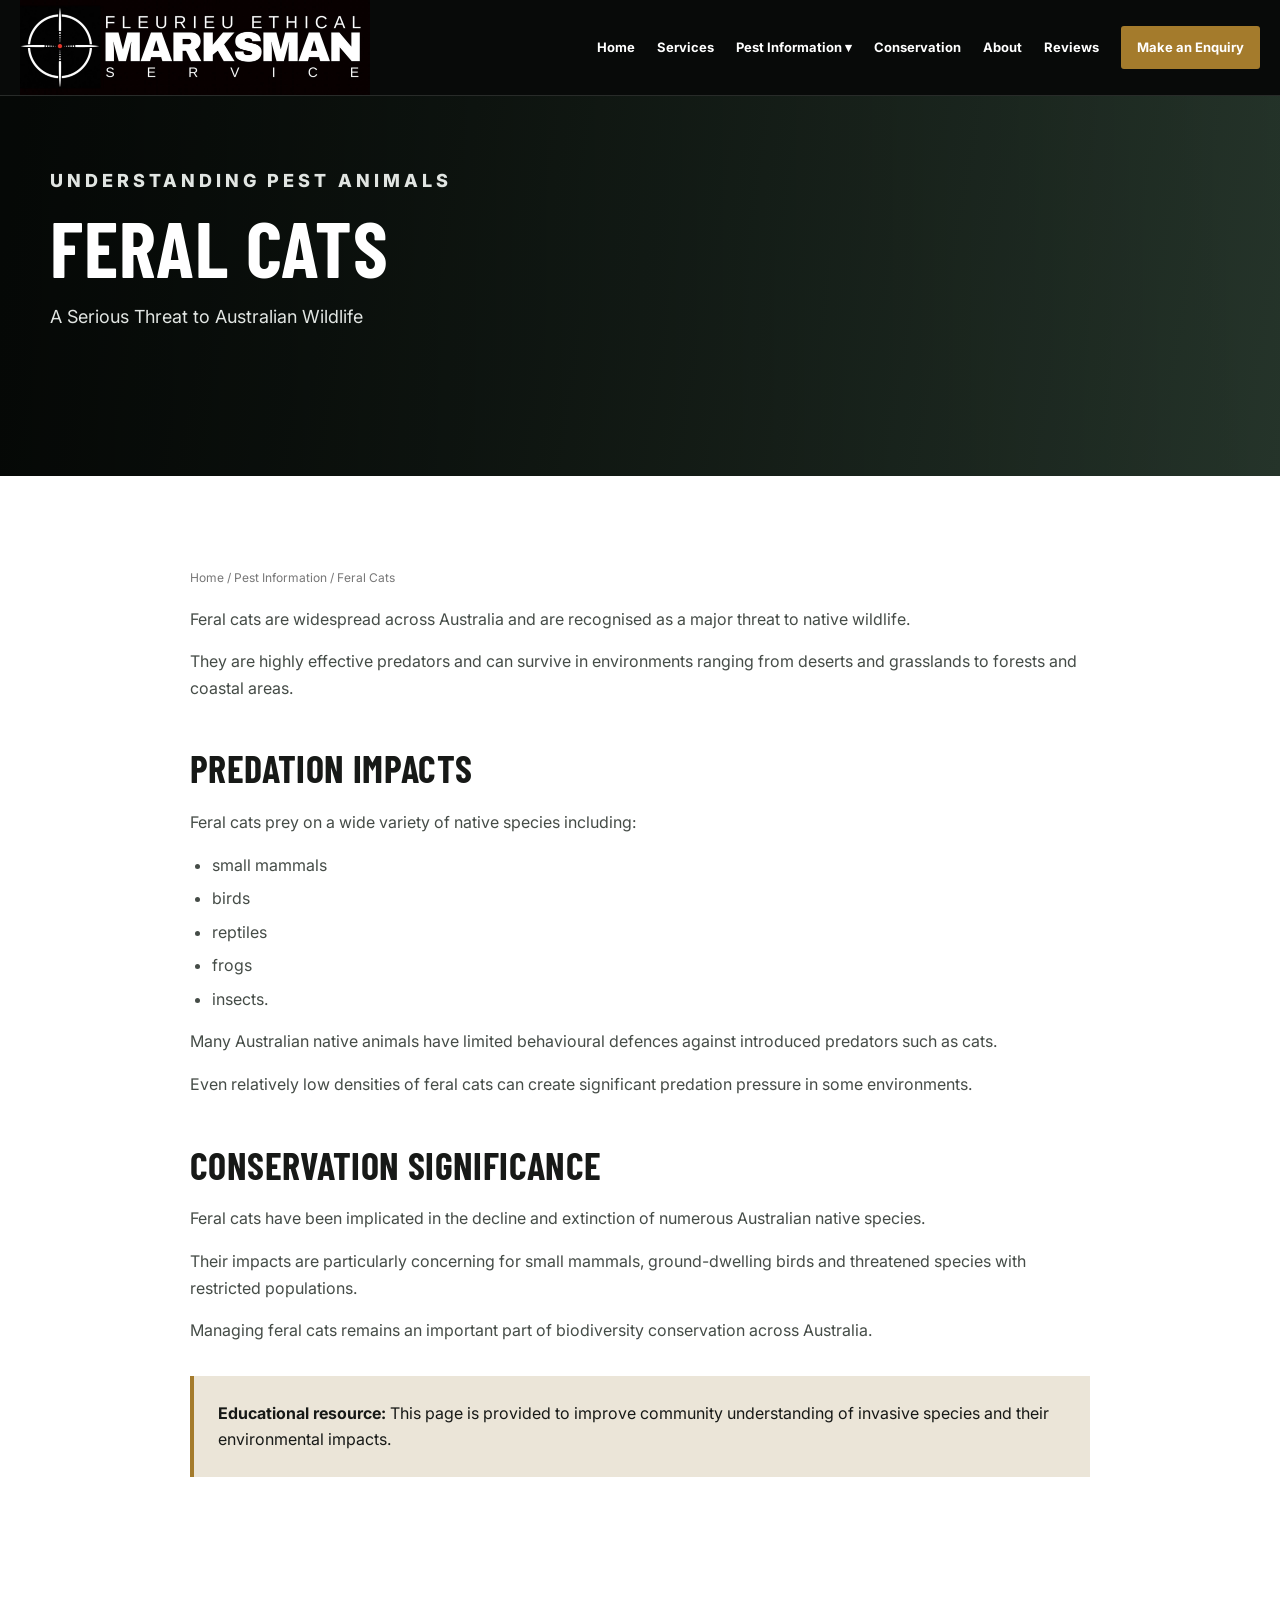
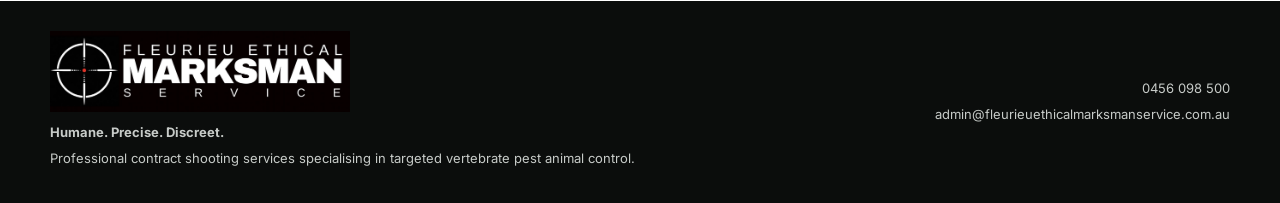
<file: feral-cats.html>
<!doctype html><html lang="en-AU"><head><meta charset="utf-8"><meta name="viewport" content="width=device-width,initial-scale=1"><title>Feral Cats | FEMS Pest Information</title><meta name="description" content="Learn about feral cats, their environmental and agricultural impacts, and responsible pest management."><link rel="stylesheet" href="styles.css"></head><body><header class="site-header"><nav class="nav"><a class="logo" href="index.html" aria-label="Fleurieu Ethical Marksman Service home"><img src="assets/logo.jpg" alt="Fleurieu Ethical Marksman Service"></a><button class="menu" aria-label="Open navigation">☰</button><div class="nav-links"><a href="index.html">Home</a><a href="services.html">Services</a><div class="dropdown"><a class="dropbtn" href="pest-information.html">Pest Information ▾</a><div class="dropdown-content"><a href="pest-information.html">Overview</a><a href="feral-pigeons.html">Feral Pigeons</a><a href="european-rabbits.html">European Rabbits</a><a href="european-hares.html">European Hares</a><a href="red-foxes.html">Red Foxes</a><a href="feral-deer.html">Feral Deer</a><a href="feral-cats.html">Feral Cats</a></div></div><a href="conservation.html">Conservation</a><a href="about.html">About</a><a href="index.html#reviews">Reviews</a><a class="nav-cta" href="index.html#enquiry">Make an Enquiry</a></div></nav></header><main><section class="page-hero"><div class="wrap"><p class="kicker">Understanding pest animals</p><h1>Feral Cats</h1><p>A Serious Threat to Australian Wildlife</p></div></section><section class="section white"><div class="wrap article"><div class="breadcrumbs"><a href="index.html">Home</a> / <a href="index.html#education">Pest Information</a> / Feral Cats</div><p>Feral cats are widespread across Australia and are recognised as a major threat to native wildlife.</p><p>They are highly effective predators and can survive in environments ranging from deserts and grasslands to forests and coastal areas.</p><h2>Predation impacts</h2><p>Feral cats prey on a wide variety of native species including:</p><ul><li>small mammals</li><li>birds</li><li>reptiles</li><li>frogs</li><li>insects.</li></ul><p>Many Australian native animals have limited behavioural defences against introduced predators such as cats.</p><p>Even relatively low densities of feral cats can create significant predation pressure in some environments.</p><h2>Conservation significance</h2><p>Feral cats have been implicated in the decline and extinction of numerous Australian native species.</p><p>Their impacts are particularly concerning for small mammals, ground-dwelling birds and threatened species with restricted populations.</p><p>Managing feral cats remains an important part of biodiversity conservation across Australia.</p><div class="callout"><strong>Educational resource:</strong> This page is provided to improve community understanding of invasive species and their environmental impacts. </div></div></section></main><footer class="footer"><div class="wrap footer-grid"><div><img class="footer-logo" src="assets/logo.jpg" alt="Fleurieu Ethical Marksman Service"><p><strong>Humane. Precise. Discreet.</strong></p><p>Professional contract shooting services specialising in targeted vertebrate pest animal control.</p></div><div class="footer-right"><p><a href="tel:+61456098500">0456 098 500</a></p><p><a href="mailto:admin@fleurieuethicalmarksmanservice.com.au">admin@fleurieuethicalmarksmanservice.com.au</a></p></div></div></footer><script>document.querySelector('.menu')?.addEventListener('click',()=>document.querySelector('.nav-links').classList.toggle('open'));</script></body></html>
</file>
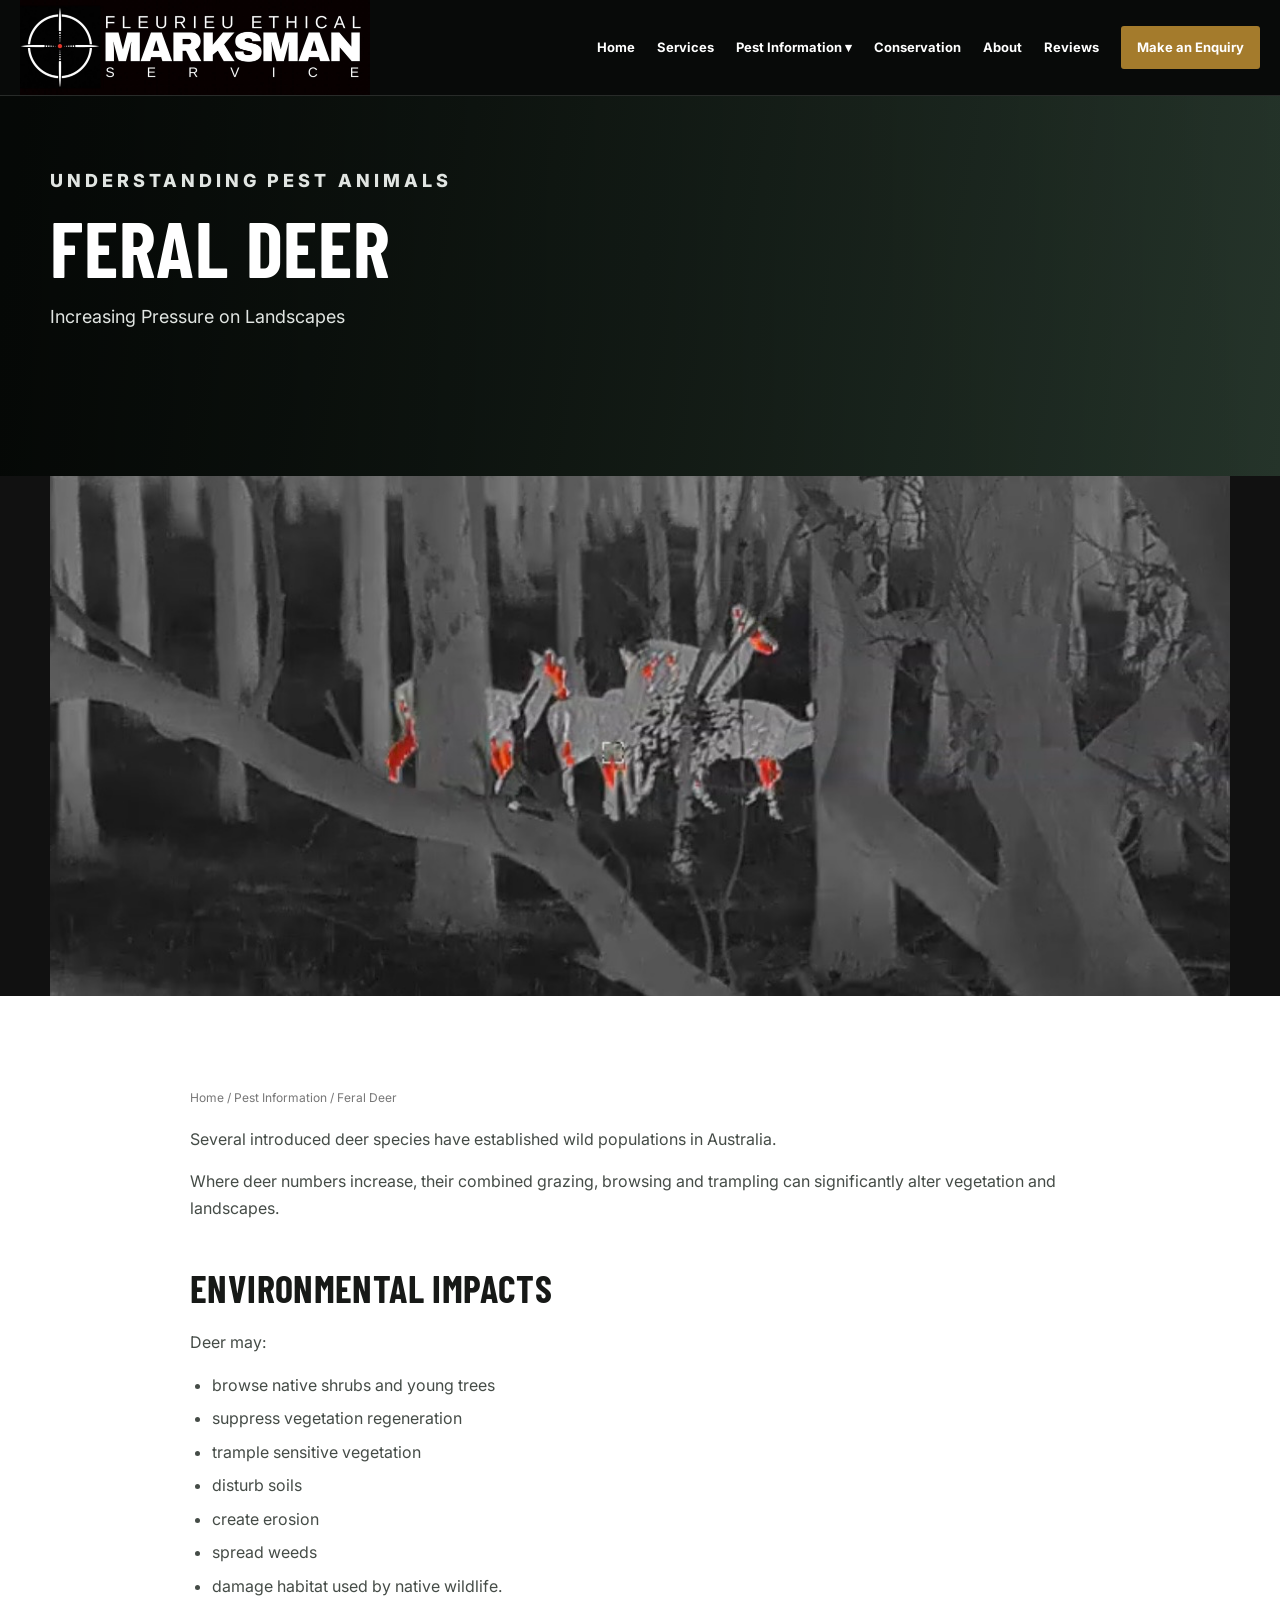
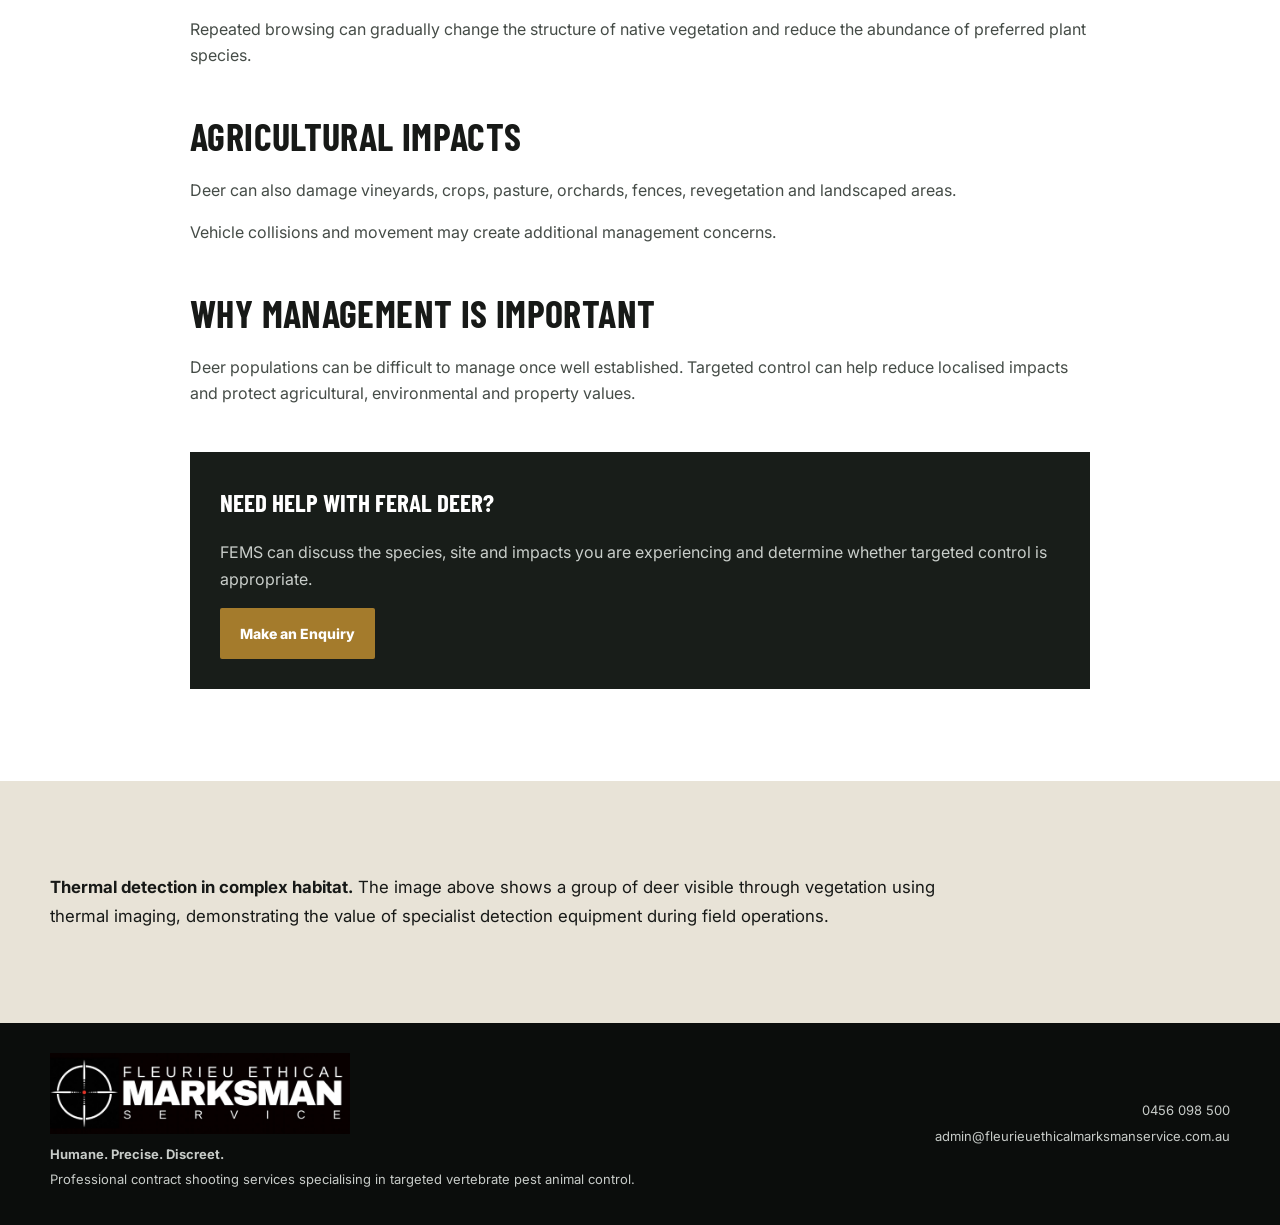
<file: feral-deer.html>
<!doctype html><html lang="en-AU"><head><meta charset="utf-8"><meta name="viewport" content="width=device-width,initial-scale=1"><title>Feral Deer | FEMS Pest Information</title><meta name="description" content="Learn about feral deer, their environmental and agricultural impacts, and responsible pest management."><link rel="stylesheet" href="styles.css"></head><body><header class="site-header"><nav class="nav"><a class="logo" href="index.html" aria-label="Fleurieu Ethical Marksman Service home"><img src="assets/logo.jpg" alt="Fleurieu Ethical Marksman Service"></a><button class="menu" aria-label="Open navigation">☰</button><div class="nav-links"><a href="index.html">Home</a><a href="services.html">Services</a><div class="dropdown"><a class="dropbtn" href="pest-information.html">Pest Information ▾</a><div class="dropdown-content"><a href="pest-information.html">Overview</a><a href="feral-pigeons.html">Feral Pigeons</a><a href="european-rabbits.html">European Rabbits</a><a href="european-hares.html">European Hares</a><a href="red-foxes.html">Red Foxes</a><a href="feral-deer.html">Feral Deer</a><a href="feral-cats.html">Feral Cats</a></div></div><a href="conservation.html">Conservation</a><a href="about.html">About</a><a href="index.html#reviews">Reviews</a><a class="nav-cta" href="index.html#enquiry">Make an Enquiry</a></div></nav></header><main><section class="page-hero"><div class="wrap"><p class="kicker">Understanding pest animals</p><h1>Feral Deer</h1><p>Increasing Pressure on Landscapes</p></div></section>
<section class="visual-feature"><div class="wrap"><img src="assets/deer-thermal.jpg" alt="Deer detected using thermal imaging in woodland"></div></section><section class="section white"><div class="wrap article"><div class="breadcrumbs"><a href="index.html">Home</a> / <a href="index.html#education">Pest Information</a> / Feral Deer</div><p>Several introduced deer species have established wild populations in Australia.</p><p>Where deer numbers increase, their combined grazing, browsing and trampling can significantly alter vegetation and landscapes.</p><h2>Environmental impacts</h2><p>Deer may:</p><ul><li>browse native shrubs and young trees</li><li>suppress vegetation regeneration</li><li>trample sensitive vegetation</li><li>disturb soils</li><li>create erosion</li><li>spread weeds</li><li>damage habitat used by native wildlife.</li></ul><p>Repeated browsing can gradually change the structure of native vegetation and reduce the abundance of preferred plant species.</p><h2>Agricultural impacts</h2><p>Deer can also damage vineyards, crops, pasture, orchards, fences, revegetation and landscaped areas.</p><p>Vehicle collisions and movement may create additional management concerns.</p><h2>Why management is important</h2><p>Deer populations can be difficult to manage once well established. Targeted control can help reduce localised impacts and protect agricultural, environmental and property values.</p><div class="service-cta"><h3>Need help with feral deer?</h3><p>FEMS can discuss the species, site and impacts you are experiencing and determine whether targeted control is appropriate.</p><a class="button gold" href="index.html#enquiry">Make an Enquiry</a></div></div></section><section class="section earth"><div class="wrap"><div class="photo-note"><strong>Thermal detection in complex habitat.</strong> The image above shows a group of deer visible through vegetation using thermal imaging, demonstrating the value of specialist detection equipment during field operations.</div></div></section>
</main><footer class="footer"><div class="wrap footer-grid"><div><img class="footer-logo" src="assets/logo.jpg" alt="Fleurieu Ethical Marksman Service"><p><strong>Humane. Precise. Discreet.</strong></p><p>Professional contract shooting services specialising in targeted vertebrate pest animal control.</p></div><div class="footer-right"><p><a href="tel:+61456098500">0456 098 500</a></p><p><a href="mailto:admin@fleurieuethicalmarksmanservice.com.au">admin@fleurieuethicalmarksmanservice.com.au</a></p></div></div></footer><script>document.querySelector('.menu')?.addEventListener('click',()=>document.querySelector('.nav-links').classList.toggle('open'));</script></body></html>
</file>
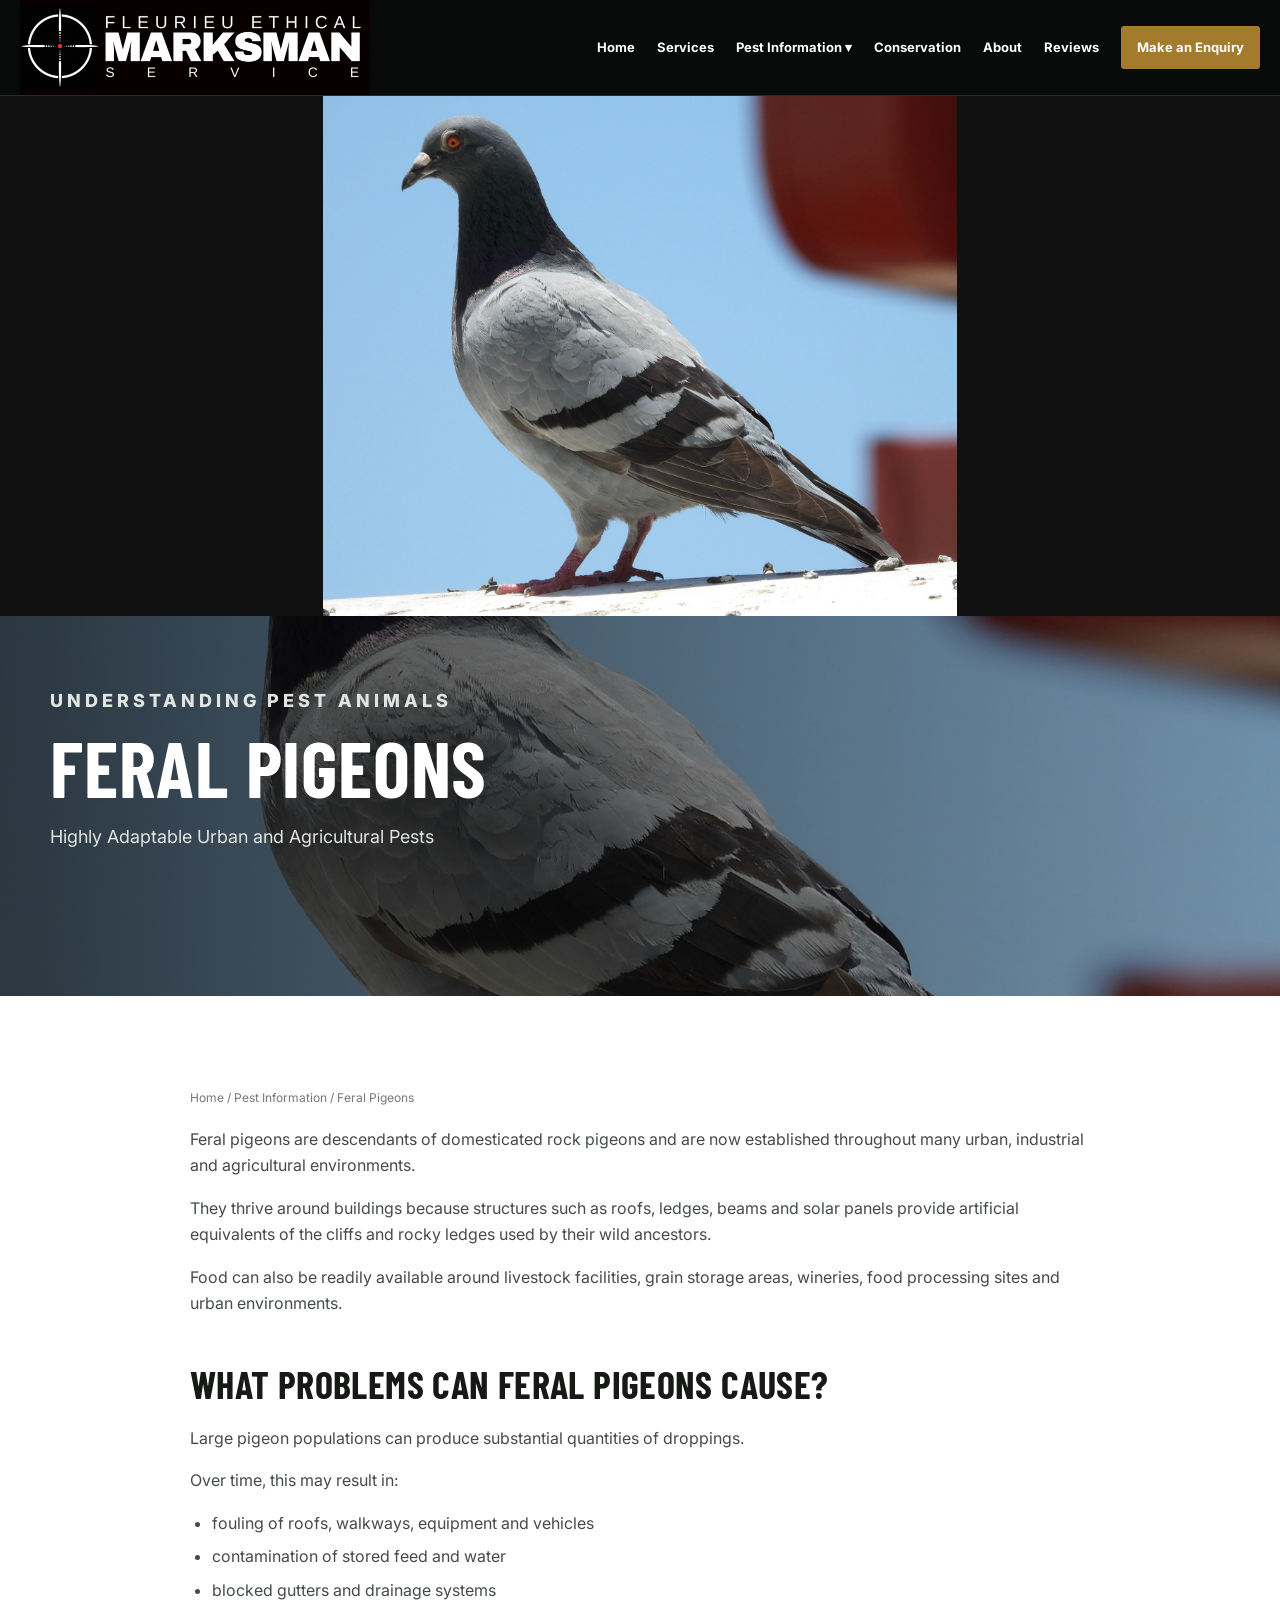
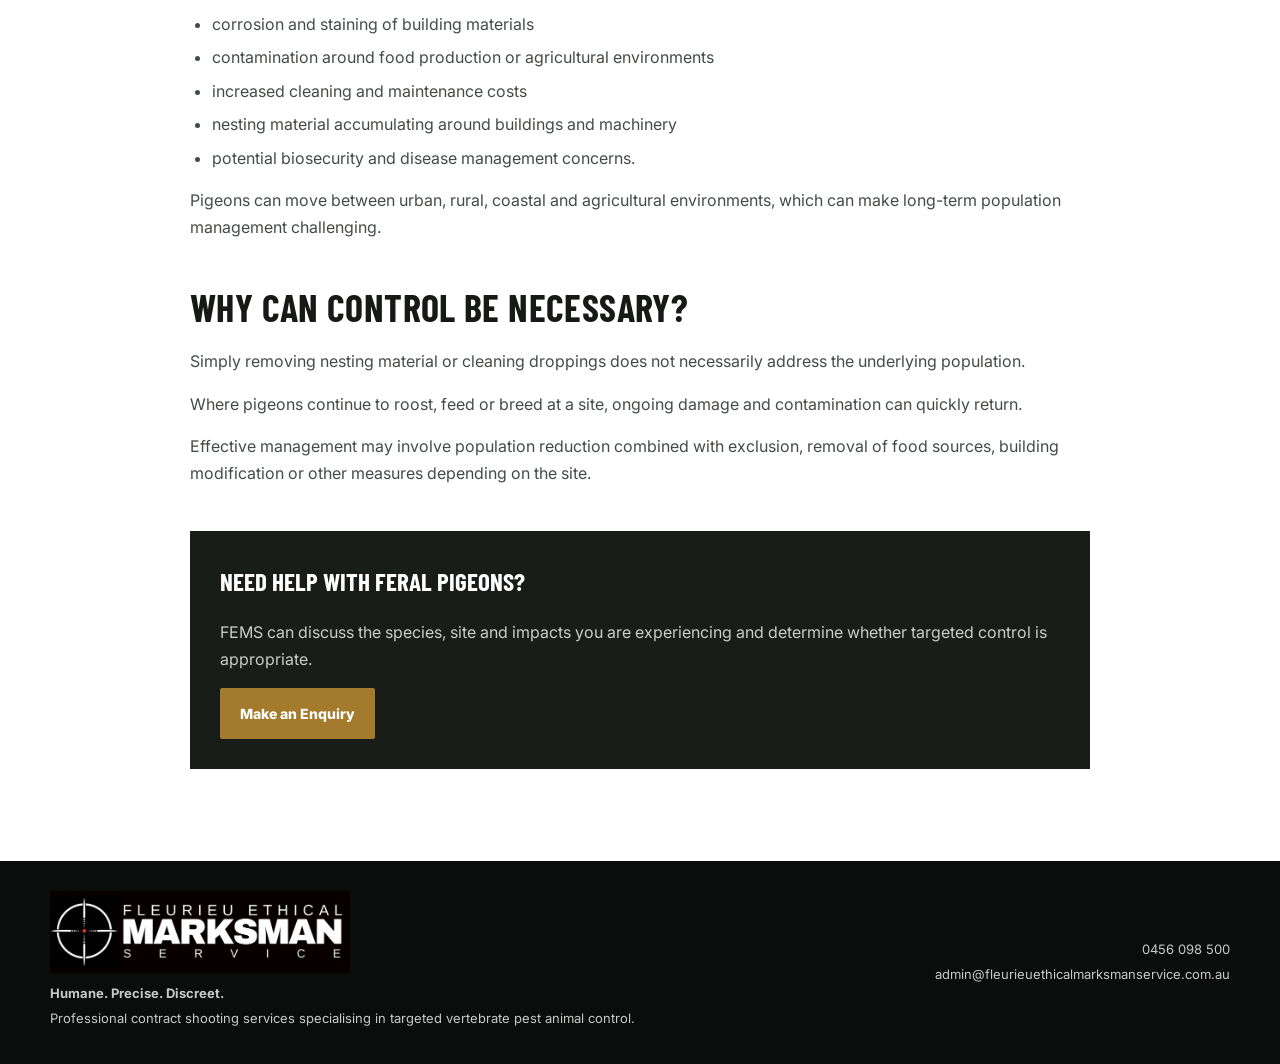
<file: feral-pigeons.html>
<!doctype html><html lang="en-AU"><head><meta charset="utf-8"><meta name="viewport" content="width=device-width,initial-scale=1"><title>Feral Pigeons | FEMS Pest Information</title><meta name="description" content="Learn about feral pigeons, their environmental and agricultural impacts, and responsible pest management."><link rel="stylesheet" href="styles.css"></head><body><header class="site-header"><nav class="nav"><a class="logo" href="index.html" aria-label="Fleurieu Ethical Marksman Service home"><img src="assets/logo.jpg" alt="Fleurieu Ethical Marksman Service"></a><button class="menu" aria-label="Open navigation">☰</button><div class="nav-links"><a href="index.html">Home</a><a href="services.html">Services</a><div class="dropdown"><a class="dropbtn" href="#" onclick="return false;">Pest Information ▾</a><div class="dropdown-content"><a href="feral-pigeons.html">Feral Pigeons</a><a href="european-rabbits.html">European Rabbits</a><a href="european-hares.html">European Hares</a><a href="red-foxes.html">Red Foxes</a><a href="feral-deer.html">Feral Deer</a><a href="feral-cats.html">Feral Cats</a></div></div><a href="conservation.html">Conservation</a><a href="about.html">About</a><a href="index.html#reviews">Reviews</a><a class="nav-cta" href="index.html#enquiry">Make an Enquiry</a></div></nav></header><main>
<section class="visual-feature"><div class="wrap"><img src="assets/pigeon.jpg" alt="Feral pigeon" style="object-fit:contain;background:#111;"></div></section><section class="page-hero has-image" style="background-image:url('assets/pigeon.jpg')"><div class="wrap"><p class="kicker">Understanding pest animals</p><h1>Feral Pigeons</h1><p>Highly Adaptable Urban and Agricultural Pests</p></div></section><section class="section white"><div class="wrap article"><div class="breadcrumbs"><a href="index.html">Home</a> / <a href="index.html#education">Pest Information</a> / Feral Pigeons</div><p>Feral pigeons are descendants of domesticated rock pigeons and are now established throughout many urban, industrial and agricultural environments.</p><p>They thrive around buildings because structures such as roofs, ledges, beams and solar panels provide artificial equivalents of the cliffs and rocky ledges used by their wild ancestors.</p><p>Food can also be readily available around livestock facilities, grain storage areas, wineries, food processing sites and urban environments.</p><h2>What problems can feral pigeons cause?</h2><p>Large pigeon populations can produce substantial quantities of droppings.</p><p>Over time, this may result in:</p><ul><li>fouling of roofs, walkways, equipment and vehicles</li><li>contamination of stored feed and water</li><li>blocked gutters and drainage systems</li><li>corrosion and staining of building materials</li><li>contamination around food production or agricultural environments</li><li>increased cleaning and maintenance costs</li><li>nesting material accumulating around buildings and machinery</li><li>potential biosecurity and disease management concerns.</li></ul><p>Pigeons can move between urban, rural, coastal and agricultural environments, which can make long-term population management challenging.</p><h2>Why can control be necessary?</h2><p>Simply removing nesting material or cleaning droppings does not necessarily address the underlying population.</p><p>Where pigeons continue to roost, feed or breed at a site, ongoing damage and contamination can quickly return.</p><p>Effective management may involve population reduction combined with exclusion, removal of food sources, building modification or other measures depending on the site.</p><div class="service-cta"><h3>Need help with feral pigeons?</h3><p>FEMS can discuss the species, site and impacts you are experiencing and determine whether targeted control is appropriate.</p><a class="button gold" href="index.html#enquiry">Make an Enquiry</a></div></div></section></main><footer class="footer"><div class="wrap footer-grid"><div><img class="footer-logo" src="assets/logo.jpg" alt="Fleurieu Ethical Marksman Service"><p><strong>Humane. Precise. Discreet.</strong></p><p>Professional contract shooting services specialising in targeted vertebrate pest animal control.</p></div><div class="footer-right"><p><a href="tel:+61456098500">0456 098 500</a></p><p><a href="mailto:admin@fleurieuethicalmarksmanservice.com.au">admin@fleurieuethicalmarksmanservice.com.au</a></p></div></div></footer><script>document.querySelector('.menu')?.addEventListener('click',()=>document.querySelector('.nav-links').classList.toggle('open'));</script></body></html>
</file>
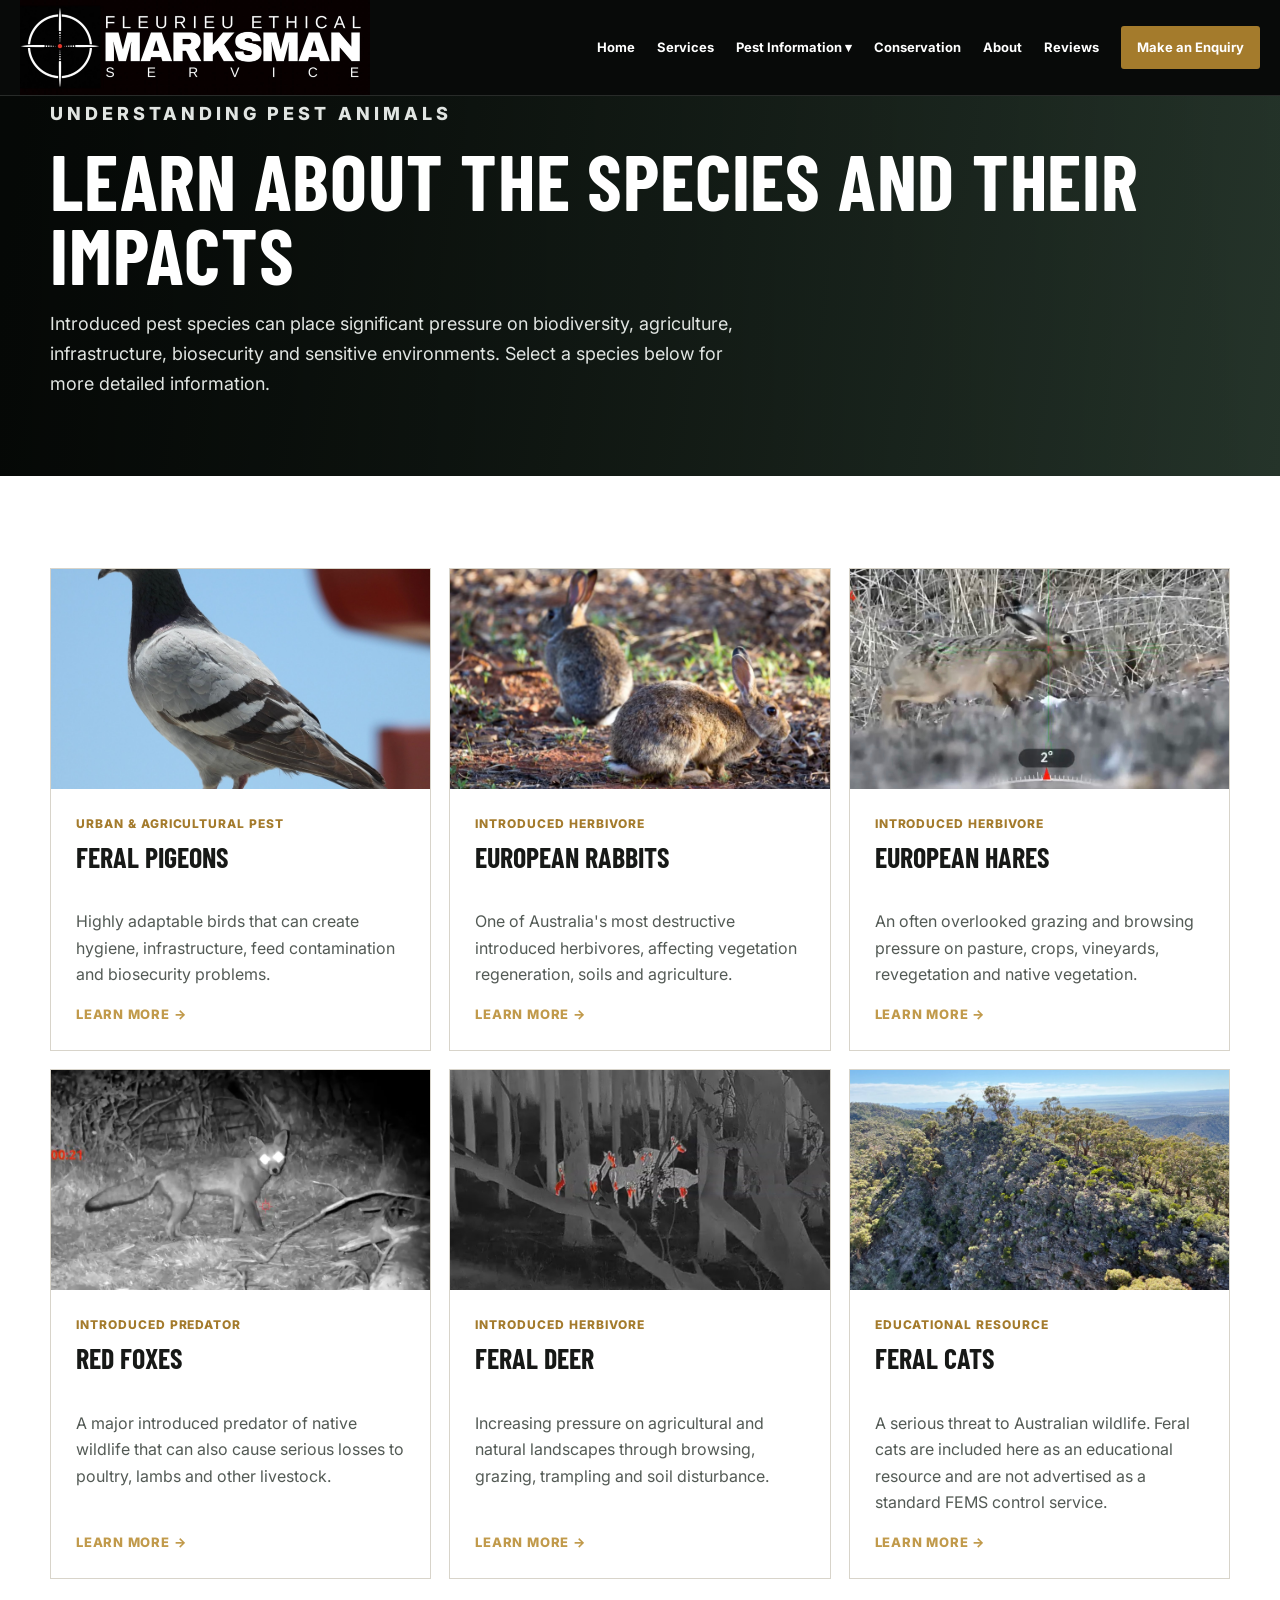
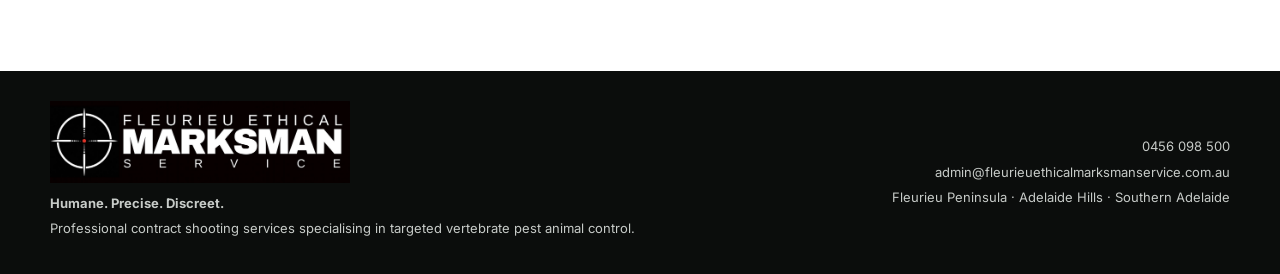
<file: pest-information.html>
<!doctype html>
<html lang="en-AU">
<head>
  <meta charset="utf-8">
  <meta name="viewport" content="width=device-width,initial-scale=1">
  <title>Pest Information | Fleurieu Ethical Marksman Service</title>
  <meta name="description" content="Learn about feral pigeons, European rabbits, European hares, red foxes, feral deer and feral cats and the impacts introduced pest animals can cause.">
  <link rel="stylesheet" href="styles.css">
</head>
<body>
<header class="site-header"><nav class="nav">
<a class="logo" href="index.html" aria-label="Fleurieu Ethical Marksman Service home"><img src="assets/logo.jpg" alt="Fleurieu Ethical Marksman Service"></a>
<button class="menu" aria-label="Open navigation">☰</button>
<div class="nav-links">
<a href="index.html">Home</a><a href="services.html">Services</a>
<div class="dropdown"><a class="dropbtn" href="pest-information.html">Pest Information ▾</a><div class="dropdown-content">
<a href="pest-information.html">Overview</a><a href="feral-pigeons.html">Feral Pigeons</a><a href="european-rabbits.html">European Rabbits</a><a href="european-hares.html">European Hares</a><a href="red-foxes.html">Red Foxes</a><a href="feral-deer.html">Feral Deer</a><a href="feral-cats.html">Feral Cats</a>
</div></div>
<a href="conservation.html">Conservation</a><a href="about.html">About</a><a href="index.html#reviews">Reviews</a><a class="nav-cta" href="index.html#enquiry">Make an Enquiry</a>
</div></nav></header>

<main>
<section class="page-hero"><div class="wrap">
<p class="kicker">Understanding Pest Animals</p>
<h1>Learn about the species and their impacts</h1>
<p>Introduced pest species can place significant pressure on biodiversity, agriculture, infrastructure, biosecurity and sensitive environments. Select a species below for more detailed information.</p>
</div></section>

<section class="section white"><div class="wrap">
<div class="species-grid">
<article class="species-card with-image"><img src="assets/pigeon.jpg" alt="Feral pigeon"><div class="card-body"><div class="species-kicker">Urban &amp; agricultural pest</div><h3>Feral Pigeons</h3><p>Highly adaptable birds that can create hygiene, infrastructure, feed contamination and biosecurity problems.</p><a class="learn" href="feral-pigeons.html">Learn more →</a></div></article>
<article class="species-card with-image"><img src="assets/rabbit-field.jpg" alt="European rabbits in Australian bushland"><div class="card-body"><div class="species-kicker">Introduced herbivore</div><h3>European Rabbits</h3><p>One of Australia's most destructive introduced herbivores, affecting vegetation regeneration, soils and agriculture.</p><a class="learn" href="european-rabbits.html">Learn more →</a></div></article>
<article class="species-card with-image"><img src="assets/hare-optic.jpg" alt="European hare observed during a field operation"><div class="card-body"><div class="species-kicker">Introduced herbivore</div><h3>European Hares</h3><p>An often overlooked grazing and browsing pressure on pasture, crops, vineyards, revegetation and native vegetation.</p><a class="learn" href="european-hares.html">Learn more →</a></div></article>
<article class="species-card with-image"><img src="assets/fox-night.jpg" alt="Red fox observed during a night operation"><div class="card-body"><div class="species-kicker">Introduced predator</div><h3>Red Foxes</h3><p>A major introduced predator of native wildlife that can also cause serious losses to poultry, lambs and other livestock.</p><a class="learn" href="red-foxes.html">Learn more →</a></div></article>
<article class="species-card with-image"><img src="assets/deer-thermal.jpg" alt="Deer detected with thermal imaging in woodland"><div class="card-body"><div class="species-kicker">Introduced herbivore</div><h3>Feral Deer</h3><p>Increasing pressure on agricultural and natural landscapes through browsing, grazing, trampling and soil disturbance.</p><a class="learn" href="feral-deer.html">Learn more →</a></div></article>
<article class="species-card with-image"><img src="assets/conservation.jpg" alt="Australian native habitat"><div class="card-body"><div class="species-kicker">Educational resource</div><h3>Feral Cats</h3><p>A serious threat to Australian wildlife. Feral cats are included here as an educational resource and are not advertised as a standard FEMS control service.</p><a class="learn" href="feral-cats.html">Learn more →</a></div></article>
</div>
</div></section>
</main>

<footer class="footer"><div class="wrap footer-grid">
<div><img class="footer-logo" src="assets/logo.jpg" alt="Fleurieu Ethical Marksman Service"><p><strong>Humane. Precise. Discreet.</strong></p><p>Professional contract shooting services specialising in targeted vertebrate pest animal control.</p></div>
<div class="footer-right"><p><a href="tel:+61456098500">0456 098 500</a></p><p><a href="mailto:admin@fleurieuethicalmarksmanservice.com.au">admin@fleurieuethicalmarksmanservice.com.au</a></p><p>Fleurieu Peninsula · Adelaide Hills · Southern Adelaide</p></div>
</div></footer>
<script>document.querySelector('.menu')?.addEventListener('click',()=>document.querySelector('.nav-links').classList.toggle('open'));</script>
</body></html>
</file>
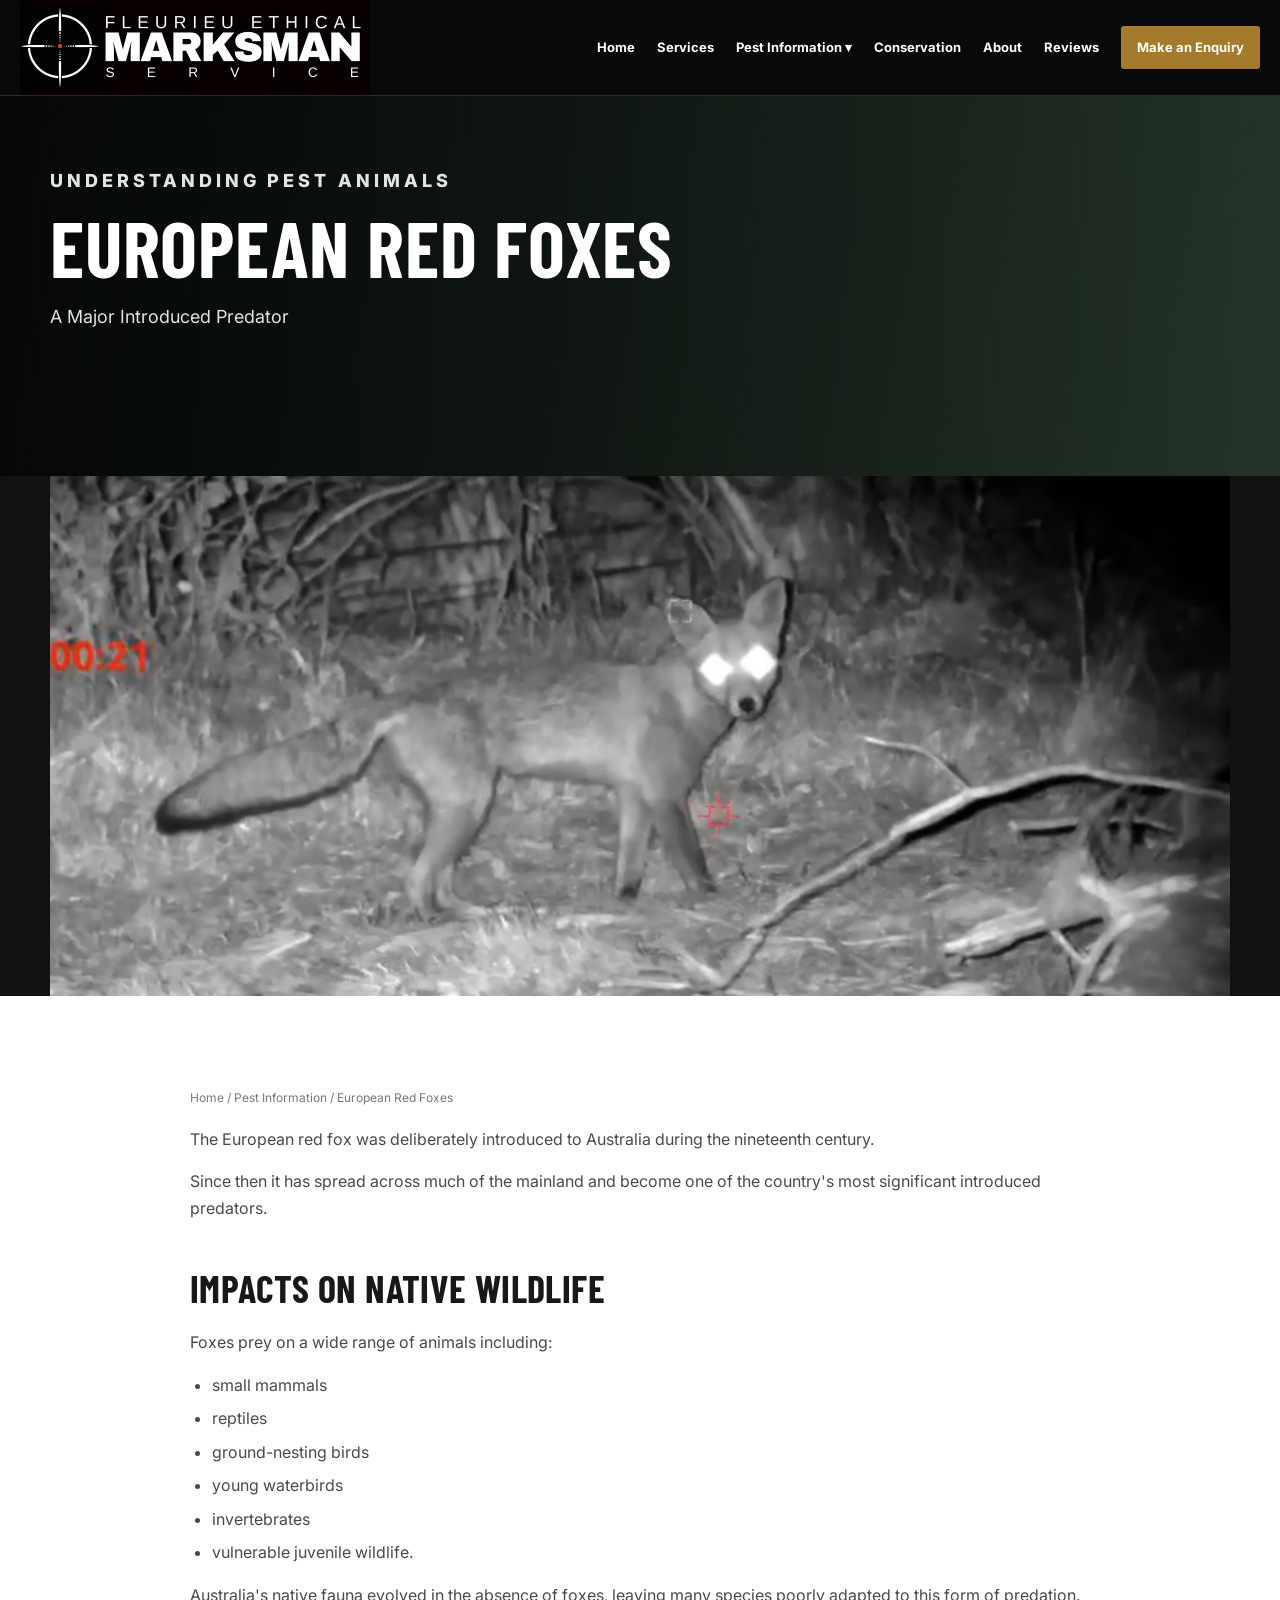
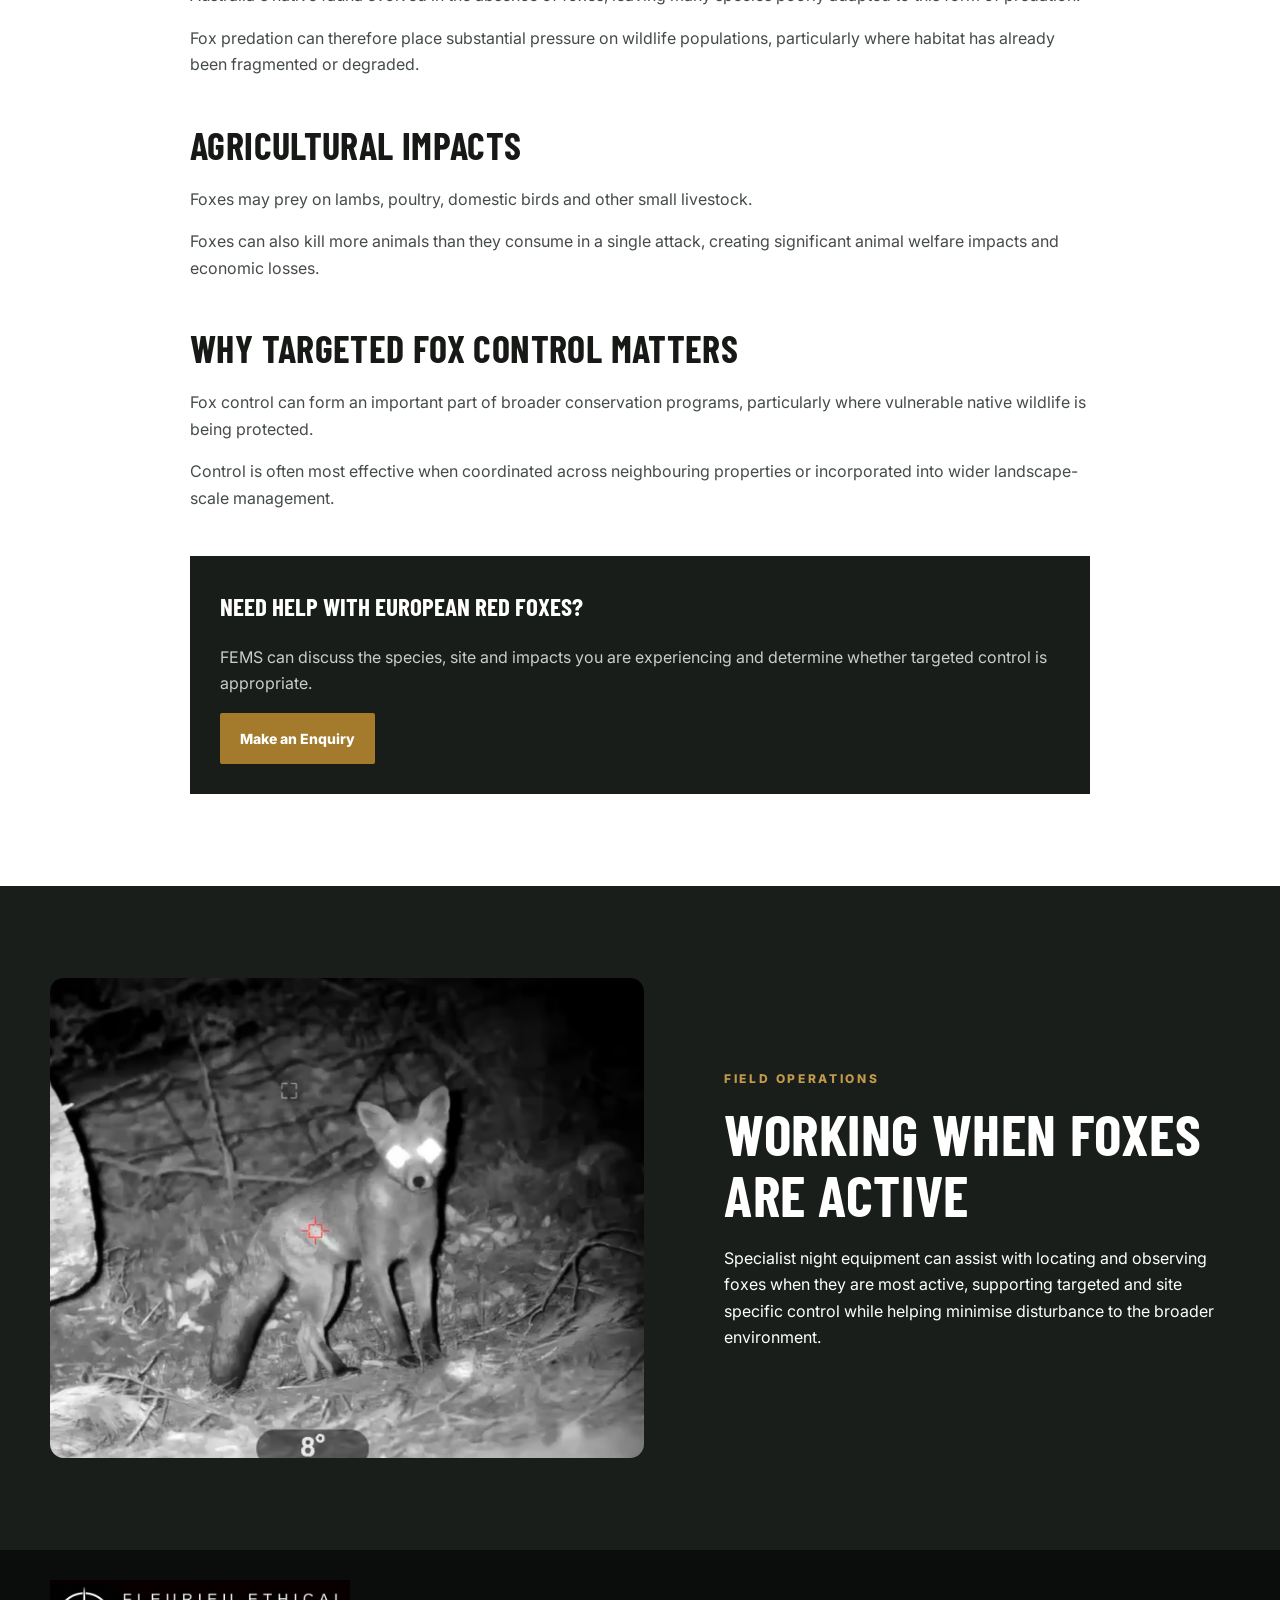
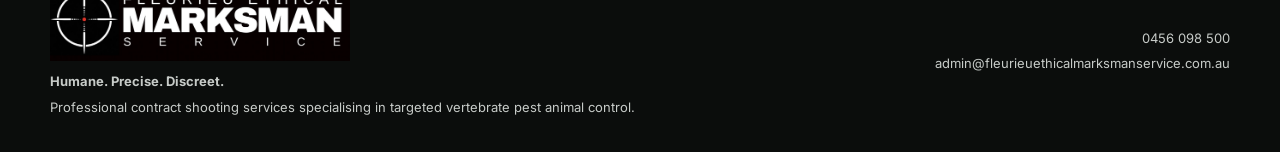
<file: red-foxes.html>
<!doctype html><html lang="en-AU"><head><meta charset="utf-8"><meta name="viewport" content="width=device-width,initial-scale=1"><title>European Red Foxes | FEMS Pest Information</title><meta name="description" content="Learn about european red foxes, their environmental and agricultural impacts, and responsible pest management."><link rel="stylesheet" href="styles.css"></head><body><header class="site-header"><nav class="nav"><a class="logo" href="index.html" aria-label="Fleurieu Ethical Marksman Service home"><img src="assets/logo.jpg" alt="Fleurieu Ethical Marksman Service"></a><button class="menu" aria-label="Open navigation">☰</button><div class="nav-links"><a href="index.html">Home</a><a href="services.html">Services</a><div class="dropdown"><a class="dropbtn" href="pest-information.html">Pest Information ▾</a><div class="dropdown-content"><a href="pest-information.html">Overview</a><a href="feral-pigeons.html">Feral Pigeons</a><a href="european-rabbits.html">European Rabbits</a><a href="european-hares.html">European Hares</a><a href="red-foxes.html">Red Foxes</a><a href="feral-deer.html">Feral Deer</a><a href="feral-cats.html">Feral Cats</a></div></div><a href="conservation.html">Conservation</a><a href="about.html">About</a><a href="index.html#reviews">Reviews</a><a class="nav-cta" href="index.html#enquiry">Make an Enquiry</a></div></nav></header><main><section class="page-hero"><div class="wrap"><p class="kicker">Understanding pest animals</p><h1>European Red Foxes</h1><p>A Major Introduced Predator</p></div></section>
<section class="visual-feature"><div class="wrap"><img src="assets/fox-night.jpg" alt="Red fox observed during a night operation"></div></section><section class="section white"><div class="wrap article"><div class="breadcrumbs"><a href="index.html">Home</a> / <a href="index.html#education">Pest Information</a> / European Red Foxes</div><p>The European red fox was deliberately introduced to Australia during the nineteenth century.</p><p>Since then it has spread across much of the mainland and become one of the country's most significant introduced predators.</p><h2>Impacts on native wildlife</h2><p>Foxes prey on a wide range of animals including:</p><ul><li>small mammals</li><li>reptiles</li><li>ground-nesting birds</li><li>young waterbirds</li><li>invertebrates</li><li>vulnerable juvenile wildlife.</li></ul><p>Australia's native fauna evolved in the absence of foxes, leaving many species poorly adapted to this form of predation.</p><p>Fox predation can therefore place substantial pressure on wildlife populations, particularly where habitat has already been fragmented or degraded.</p><h2>Agricultural impacts</h2><p>Foxes may prey on lambs, poultry, domestic birds and other small livestock.</p><p>Foxes can also kill more animals than they consume in a single attack, creating significant animal welfare impacts and economic losses.</p><h2>Why targeted fox control matters</h2><p>Fox control can form an important part of broader conservation programs, particularly where vulnerable native wildlife is being protected.</p><p>Control is often most effective when coordinated across neighbouring properties or incorporated into wider landscape-scale management.</p><div class="service-cta"><h3>Need help with european red foxes?</h3><p>FEMS can discuss the species, site and impacts you are experiencing and determine whether targeted control is appropriate.</p><a class="button gold" href="index.html#enquiry">Make an Enquiry</a></div></div></section><section class="section dark"><div class="wrap split image-text">
<div><img class="content-photo" src="assets/fox-night-close.jpg" alt="Red fox observed at night"></div>
<div><p class="kicker">Field Operations</p><h2>Working when foxes are active</h2><p>Specialist night equipment can assist with locating and observing foxes when they are most active, supporting targeted and site specific control while helping minimise disturbance to the broader environment.</p></div>
</div></section>
</main><footer class="footer"><div class="wrap footer-grid"><div><img class="footer-logo" src="assets/logo.jpg" alt="Fleurieu Ethical Marksman Service"><p><strong>Humane. Precise. Discreet.</strong></p><p>Professional contract shooting services specialising in targeted vertebrate pest animal control.</p></div><div class="footer-right"><p><a href="tel:+61456098500">0456 098 500</a></p><p><a href="mailto:admin@fleurieuethicalmarksmanservice.com.au">admin@fleurieuethicalmarksmanservice.com.au</a></p></div></div></footer><script>document.querySelector('.menu')?.addEventListener('click',()=>document.querySelector('.nav-links').classList.toggle('open'));</script></body></html>
</file>
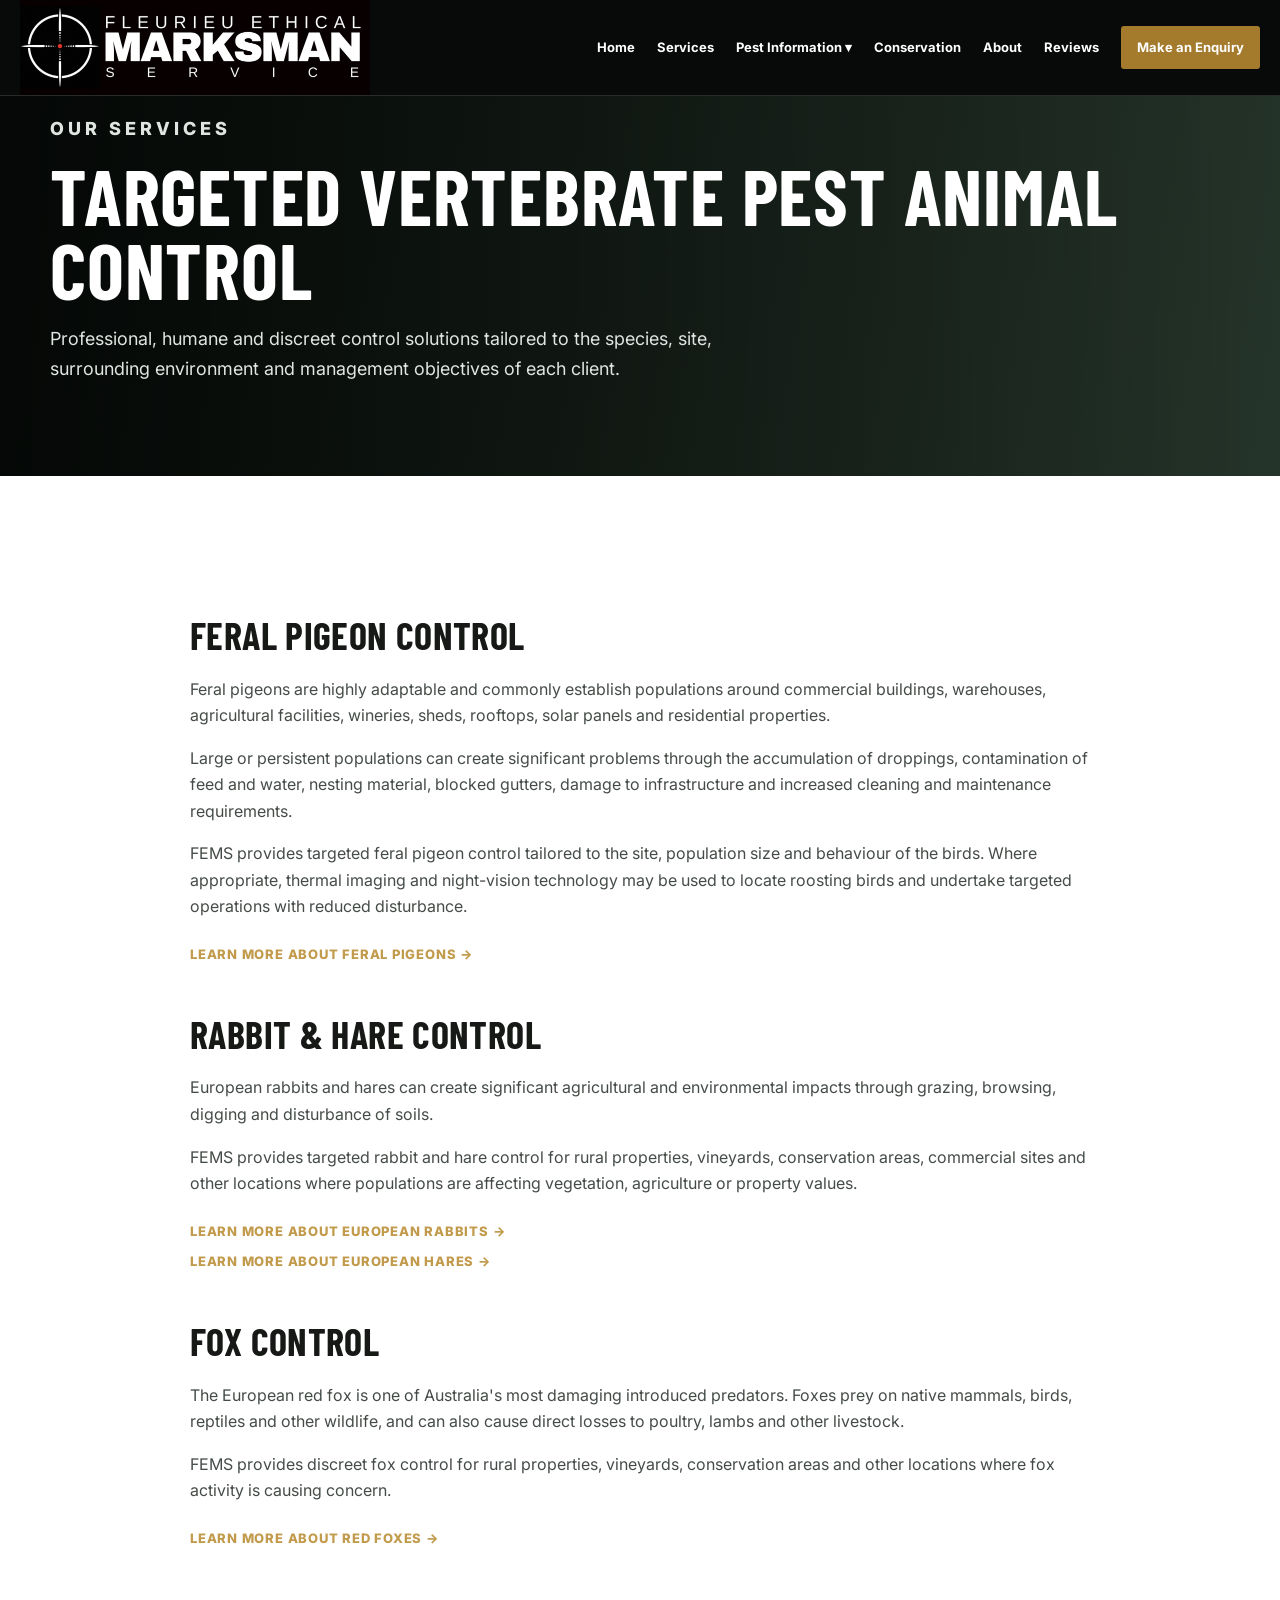
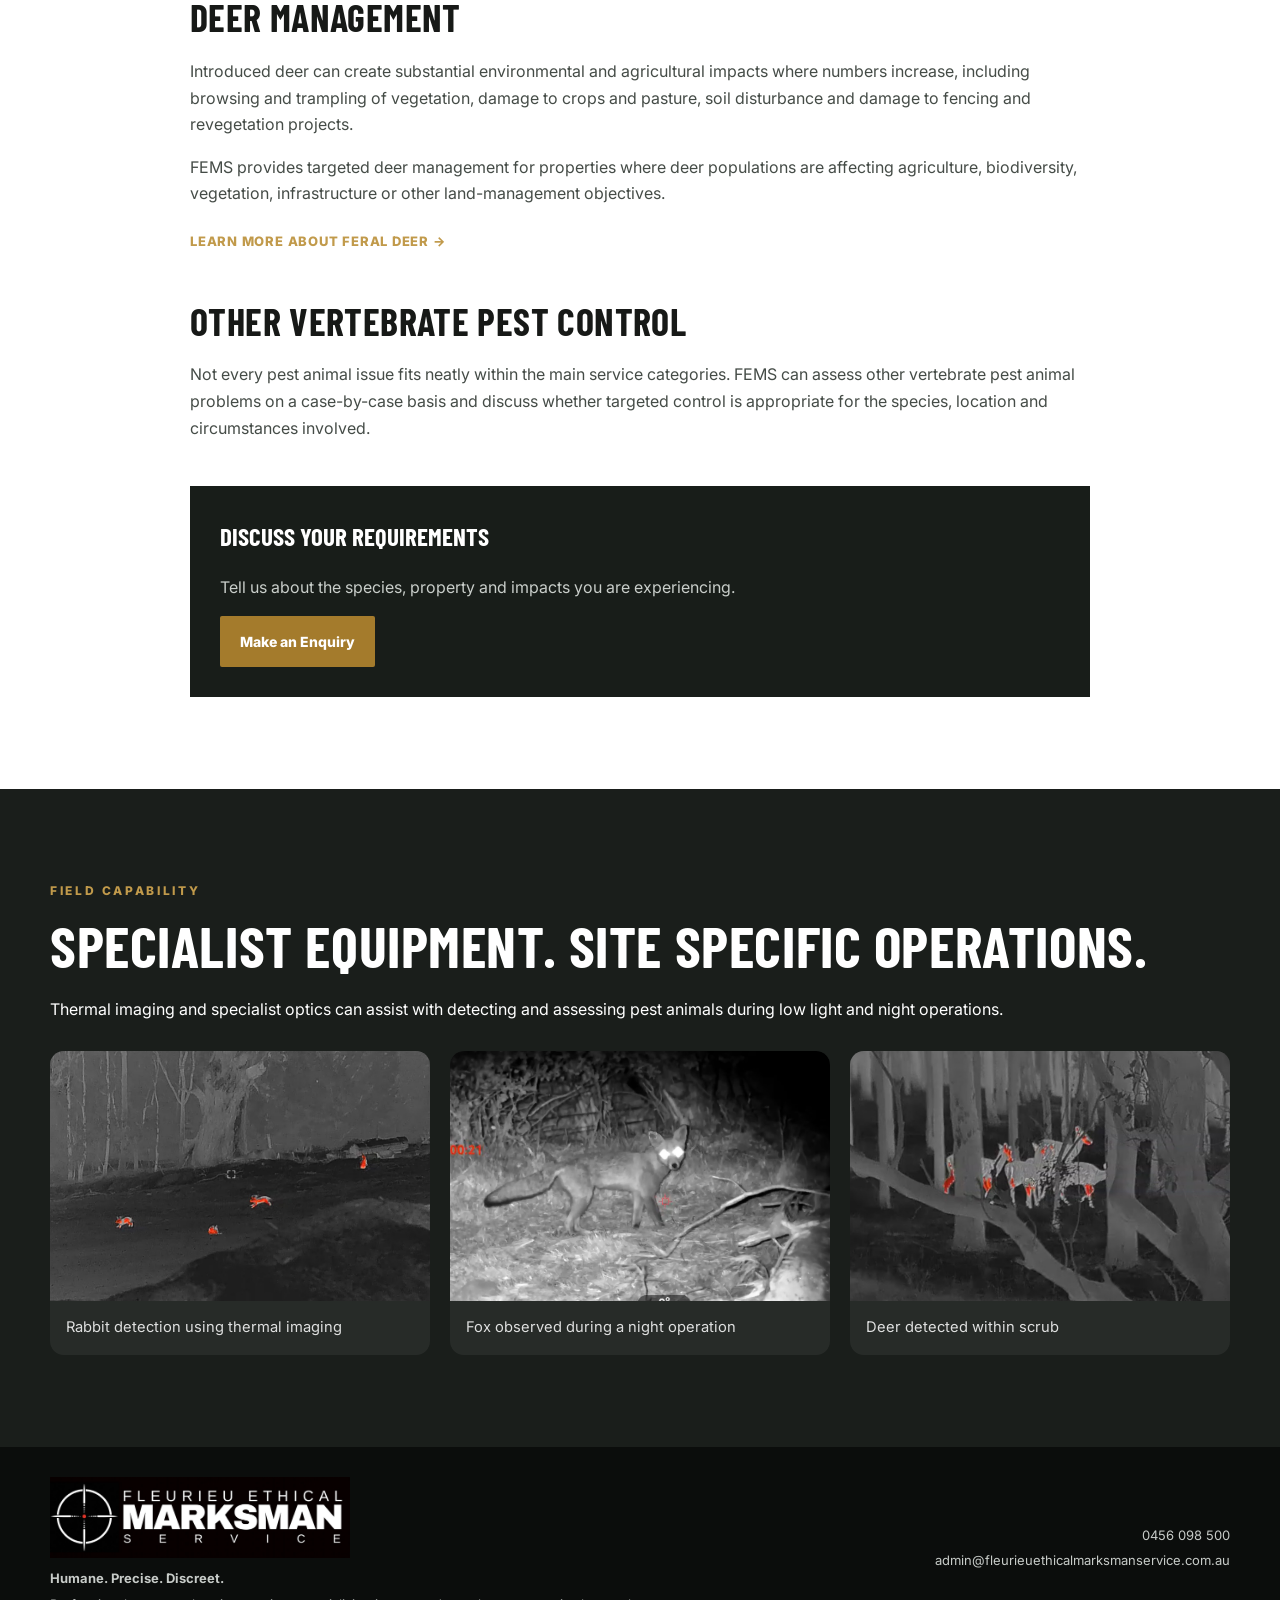
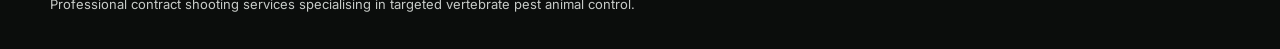
<file: services.html>
<!doctype html>
<html lang="en-AU">
<head>
  <meta charset="utf-8">
  <meta name="viewport" content="width=device-width,initial-scale=1">
  <title>Services | Fleurieu Ethical Marksman Service</title>
  <meta name="description" content="Professional vertebrate pest animal control services for feral pigeons, rabbits, hares, foxes, deer and other vertebrate pest animals.">
  <link rel="stylesheet" href="styles.css">
</head>
<body>
<header class="site-header"><nav class="nav">
<a class="logo" href="index.html" aria-label="Fleurieu Ethical Marksman Service home"><img src="assets/logo.jpg" alt="Fleurieu Ethical Marksman Service"></a>
<button class="menu" aria-label="Open navigation">☰</button>
<div class="nav-links">
<a href="index.html">Home</a><a href="services.html">Services</a>
<div class="dropdown"><a class="dropbtn" href="#" onclick="return false;">Pest Information ▾</a><div class="dropdown-content">
<a href="feral-pigeons.html">Feral Pigeons</a><a href="european-rabbits.html">European Rabbits</a><a href="european-hares.html">European Hares</a><a href="red-foxes.html">Red Foxes</a><a href="feral-deer.html">Feral Deer</a><a href="feral-cats.html">Feral Cats</a>
</div></div>
<a href="conservation.html">Conservation</a><a href="about.html">About</a><a href="index.html#reviews">Reviews</a><a class="nav-cta" href="index.html#enquiry">Make an Enquiry</a>
</div></nav></header>

<main>
<section class="page-hero"><div class="wrap">
<p class="kicker">Our Services</p>
<h1>Targeted vertebrate pest animal control</h1>
<p>Professional, humane and discreet control solutions tailored to the species, site, surrounding environment and management objectives of each client.</p>
</div></section>

<section class="section white"><div class="wrap article">
<h2>Feral Pigeon Control</h2>
<p>Feral pigeons are highly adaptable and commonly establish populations around commercial buildings, warehouses, agricultural facilities, wineries, sheds, rooftops, solar panels and residential properties.</p>
<p>Large or persistent populations can create significant problems through the accumulation of droppings, contamination of feed and water, nesting material, blocked gutters, damage to infrastructure and increased cleaning and maintenance requirements.</p>
<p>FEMS provides targeted feral pigeon control tailored to the site, population size and behaviour of the birds. Where appropriate, thermal imaging and night-vision technology may be used to locate roosting birds and undertake targeted operations with reduced disturbance.</p>
<a class="learn" href="feral-pigeons.html">Learn more about feral pigeons →</a>

<h2>Rabbit &amp; Hare Control</h2>
<p>European rabbits and hares can create significant agricultural and environmental impacts through grazing, browsing, digging and disturbance of soils.</p>
<p>FEMS provides targeted rabbit and hare control for rural properties, vineyards, conservation areas, commercial sites and other locations where populations are affecting vegetation, agriculture or property values.</p>
<a class="learn" href="european-rabbits.html">Learn more about European rabbits →</a><br>
<a class="learn" href="european-hares.html">Learn more about European hares →</a>

<h2>Fox Control</h2>
<p>The European red fox is one of Australia's most damaging introduced predators. Foxes prey on native mammals, birds, reptiles and other wildlife, and can also cause direct losses to poultry, lambs and other livestock.</p>
<p>FEMS provides discreet fox control for rural properties, vineyards, conservation areas and other locations where fox activity is causing concern.</p>
<a class="learn" href="red-foxes.html">Learn more about red foxes →</a>

<h2>Deer Management</h2>
<p>Introduced deer can create substantial environmental and agricultural impacts where numbers increase, including browsing and trampling of vegetation, damage to crops and pasture, soil disturbance and damage to fencing and revegetation projects.</p>
<p>FEMS provides targeted deer management for properties where deer populations are affecting agriculture, biodiversity, vegetation, infrastructure or other land-management objectives.</p>
<a class="learn" href="feral-deer.html">Learn more about feral deer →</a>

<h2>Other Vertebrate Pest Control</h2>
<p>Not every pest animal issue fits neatly within the main service categories. FEMS can assess other vertebrate pest animal problems on a case-by-case basis and discuss whether targeted control is appropriate for the species, location and circumstances involved.</p>

<div class="service-cta">
<h3>Discuss your requirements</h3>
<p>Tell us about the species, property and impacts you are experiencing.</p>
<a class="button gold" href="index.html#enquiry">Make an Enquiry</a>
</div>
</div></section>
<section class="section dark"><div class="wrap">
<p class="kicker">Field Capability</p><h2>Specialist equipment. Site specific operations.</h2>
<p class="section-intro">Thermal imaging and specialist optics can assist with detecting and assessing pest animals during low light and night operations.</p>
<div class="field-gallery">
<figure><img src="assets/rabbits-thermal.jpg" alt="Rabbits detected with thermal imaging"><figcaption>Rabbit detection using thermal imaging</figcaption></figure>
<figure><img src="assets/fox-night.jpg" alt="Fox observed during a night operation"><figcaption>Fox observed during a night operation</figcaption></figure>
<figure><img src="assets/deer-thermal.jpg" alt="Deer detected with thermal imaging"><figcaption>Deer detected within scrub</figcaption></figure>
</div></div></section>
</main>

<footer class="footer"><div class="wrap footer-grid">
<div><img class="footer-logo" src="assets/logo.jpg" alt="Fleurieu Ethical Marksman Service"><p><strong>Humane. Precise. Discreet.</strong></p><p>Professional contract shooting services specialising in targeted vertebrate pest animal control.</p></div>
<div class="footer-right"><p><a href="tel:+61456098500">0456 098 500</a></p><p><a href="mailto:admin@fleurieuethicalmarksmanservice.com.au">admin@fleurieuethicalmarksmanservice.com.au</a></p></div>
</div></footer>
<script>document.querySelector('.menu')?.addEventListener('click',()=>document.querySelector('.nav-links').classList.toggle('open'));</script>
</body></html>
</file>
<file: styles.css>
@import url('https://fonts.googleapis.com/css2?family=Barlow+Condensed:wght@500;600;700&family=Inter:wght@400;500;600;700&display=swap');
:root{--ink:#171917;--black:#0d0f0e;--charcoal:#1a1e1b;--paper:#f4f1e9;--white:#fff;--muted:#686d68;--gold:#a47b2c;--gold2:#c19a4b;--line:#d8d4ca;--green:#26342b;--max:1180px}
*{box-sizing:border-box}html{scroll-behavior:smooth}body{margin:0;background:var(--paper);color:var(--ink);font-family:Inter,Arial,sans-serif;line-height:1.66}img{max-width:100%;display:block}a{color:inherit}.wrap{width:min(var(--max),calc(100% - 40px));margin:auto}.narrow{width:min(820px,calc(100% - 40px));margin:auto}
.site-header{position:sticky;top:0;z-index:50;background:#080a09;border-bottom:1px solid #282b29}.nav{width:min(1240px,calc(100% - 32px));margin:auto;min-height:88px;display:flex;align-items:center;justify-content:space-between;gap:28px}.logo{display:block;width:350px;max-width:36vw}.logo img{width:100%;height:auto}.nav-links{display:flex;align-items:center;gap:22px;color:#fff;font-size:13px;font-weight:700}.nav-links>a,.dropbtn{text-decoration:none;color:#fff;background:none;border:0;font:inherit;padding:12px 0;cursor:pointer}.nav-links>a:hover,.dropbtn:hover{color:var(--gold2)}.nav-cta{background:var(--gold)!important;padding:11px 16px!important;border-radius:3px}.dropdown{position:relative}.dropdown-content{display:none;position:absolute;top:43px;left:-18px;width:245px;background:#111411;border:1px solid #2b302d;box-shadow:0 16px 35px #0008}.dropdown-content a{display:block;text-decoration:none;padding:11px 16px;color:#eee;border-bottom:1px solid #222723}.dropdown-content a:hover{background:#1c211d;color:var(--gold2)}.dropdown:hover .dropdown-content,.dropdown:focus-within .dropdown-content{display:block}.menu{display:none;color:white;background:none;border:0;font-size:28px}
.hero{min-height:670px;position:relative;display:flex;align-items:center;background:url('assets/hero.jpg') center 52%/cover no-repeat;color:#fff}.hero:before{content:'';position:absolute;inset:0;background:linear-gradient(90deg,rgba(0,0,0,.76) 0%,rgba(0,0,0,.55) 43%,rgba(0,0,0,.18) 78%,rgba(0,0,0,.1))}.hero-content{position:relative;z-index:1;width:min(var(--max),calc(100% - 40px));margin:auto;max-width:1180px}.hero-copy{max-width:760px}.kicker{font-size:12px;letter-spacing:.22em;font-weight:800;color:var(--gold2);text-transform:uppercase;margin:0 0 14px}.hero h1,.page-hero h1,h2{font-family:'Barlow Condensed',Arial,sans-serif;text-transform:uppercase;letter-spacing:.01em}.hero h1{font-size:clamp(58px,8vw,100px);line-height:.9;margin:0 0 25px}.hero h1 span{font-weight:500}.hero .lead{font-size:20px;max-width:760px;color:#f0f0ed;margin:0 0 16px}.hero .support{max-width:780px;color:#d6d9d6}.actions{display:flex;gap:12px;flex-wrap:wrap;margin-top:30px}.button{display:inline-block;text-decoration:none;padding:13px 19px;font-weight:800;font-size:14px;border:1px solid transparent;border-radius:2px}.button.gold{background:var(--gold);color:white}.button.dark{background:var(--black);color:white}.button.outline{border-color:#ccc;color:white}.button.light-outline{border-color:#222;color:#222}.button:hover{filter:brightness(1.08)}
.feature-strip{background:#101311;color:#fff;border-top:1px solid #272c28;border-bottom:1px solid #272c28}.features{display:grid;grid-template-columns:repeat(5,1fr)}.feature{padding:27px 22px;border-right:1px solid #2c312e}.feature:last-child{border-right:0}.feature b{display:block;font-family:'Barlow Condensed';font-size:18px;text-transform:uppercase;margin-bottom:5px}.feature span{font-size:13px;color:#c7cbc8}.feature .num{color:var(--gold2);font-weight:800;font-size:12px;letter-spacing:.1em;margin-bottom:8px}
.section{padding:92px 0}.section.white{background:white}.section.dark{background:var(--charcoal);color:#fff}.section.earth{background:#e8e3d7}.section h2{font-size:clamp(38px,5vw,58px);line-height:1.05;margin:0 0 20px}.heading{max-width:800px;margin-bottom:42px}.heading p:last-child{font-size:17px;color:#5b625d}.dark .heading p:last-child{color:#c5cac6}.intro p{font-size:18px;color:#4e554f}
.service-grid{display:grid;grid-template-columns:repeat(2,1fr);gap:16px}.service-card{background:#242925;padding:30px;border:1px solid #353c37}.service-card h3,.species-card h3{font-family:'Barlow Condensed';text-transform:uppercase;font-size:28px;margin:0 0 12px}.service-card p{color:#c9ceca}.learn{display:inline-block;margin-top:8px;color:var(--gold2);font-weight:800;text-decoration:none;font-size:13px;text-transform:uppercase;letter-spacing:.06em}.learn:hover{text-decoration:underline}.species-grid{display:grid;grid-template-columns:repeat(3,1fr);gap:18px}.species-card{background:white;border:1px solid var(--line);padding:28px;display:flex;flex-direction:column;min-height:285px}.species-card .species-kicker{color:var(--gold);font-size:12px;font-weight:800;text-transform:uppercase;letter-spacing:.08em}.species-card p{color:#535a55}.species-card .learn{margin-top:auto}.species-card.with-image{padding:0;overflow:hidden}.species-card.with-image img{height:190px;width:100%;object-fit:cover}.species-card.with-image .card-body{padding:25px;display:flex;flex-direction:column;flex:1}
.split{display:grid;grid-template-columns:1.08fr .92fr;gap:80px;align-items:start}.image-panel{min-height:480px;background:url('assets/conservation.jpg') center/cover no-repeat;box-shadow:0 18px 50px #0002}.values{border-top:1px solid #bfb8aa}.values div{display:flex;gap:20px;padding:17px 0;border-bottom:1px solid #bfb8aa;font-weight:700}.values b{color:var(--gold)}.quote{border-left:4px solid var(--gold);padding:3px 0 3px 20px;font-size:21px;font-weight:600;margin-top:28px}.who-grid,.why-grid{display:grid;grid-template-columns:repeat(4,1fr);gap:12px}.who-grid div,.why-grid div{background:#fff;border:1px solid var(--line);padding:20px;font-weight:700}.why-grid div span{display:block;color:#606661;font-weight:400;font-size:14px;margin-top:6px}.review-grid{display:grid;grid-template-columns:1.05fr .95fr;gap:60px;align-items:center}.stars{color:#d2a33d;letter-spacing:4px;font-size:24px}.review-box{background:#252a26;border:1px solid #3a423d;padding:32px}.review-box p{color:#cbd0cc}.areas{display:flex;flex-wrap:wrap;gap:9px}.areas span{border:1px solid #bcb8ae;background:white;padding:10px 14px;font-weight:700}
.contact-grid{display:grid;grid-template-columns:.9fr 1.1fr;gap:70px}.contact-info a{text-decoration:none}.form{display:grid;grid-template-columns:1fr 1fr;gap:15px}.form label{font-size:13px;font-weight:700}.form .full{grid-column:1/-1}.form input,.form select,.form textarea{width:100%;display:block;margin-top:6px;padding:13px;border:1px solid #c8c9c5;background:#fbfbf8;font:inherit}.form textarea{resize:vertical}.form small{grid-column:1/-1;color:#676d68}.form button{grid-column:1/-1;width:max-content}
.footer{background:#0b0d0c;color:#c7cbc8;padding:30px 0}.footer-grid{display:grid;grid-template-columns:1.4fr 1fr;gap:30px;align-items:center}.footer-logo{width:300px;margin-bottom:10px}.footer p{margin:4px 0;font-size:13px}.footer a{text-decoration:none}.footer-right{text-align:right}
.page-hero{position:relative;min-height:380px;display:flex;align-items:flex-end;background:linear-gradient(100deg,#111b14,#33483a);color:#fff;overflow:hidden}.page-hero.has-image{background-position:center;background-size:cover}.page-hero:before{content:'';position:absolute;inset:0;background:linear-gradient(90deg,rgba(0,0,0,.72),rgba(0,0,0,.28))}.page-hero .wrap{position:relative;z-index:1;padding-bottom:55px}.page-hero h1{font-size:clamp(52px,7vw,78px);line-height:.95;margin:0 0 12px}.page-hero p{max-width:720px;font-size:18px;color:#e1e5e2}.article{max-width:900px}.article h2{margin-top:48px;font-size:38px}.article h3{font-family:'Barlow Condensed';text-transform:uppercase;font-size:25px;margin-top:34px}.article p,.article li{color:#454c47}.article ul{padding-left:22px}.article li{margin:7px 0}.callout{background:#ebe5d8;border-left:4px solid var(--gold);padding:24px;margin:32px 0}.service-cta{margin-top:45px;padding:30px;background:#181d19;color:#fff}.service-cta h3{margin:0 0 8px;color:white}.service-cta p{color:#c9ceca}.breadcrumbs{font-size:12px;color:#777;margin-bottom:18px}.breadcrumbs a{text-decoration:none}.note{font-size:13px;color:#68706b}.capability{display:grid;grid-template-columns:1fr 1fr;gap:18px}.capability div{background:#fff;border:1px solid var(--line);padding:24px}.capability h3{margin-top:0}.legal-note{font-size:12px;color:#707670;margin-top:22px}
@media(max-width:920px){.logo{width:260px;max-width:60vw}.menu{display:block}.nav{min-height:78px}.nav-links{display:none;position:absolute;top:78px;left:0;right:0;background:#0c0f0d;padding:16px 22px;flex-direction:column;align-items:stretch}.nav-links.open{display:flex}.dropdown-content{position:static;width:100%;display:block;background:#151915;box-shadow:none;margin-top:4px}.dropbtn{display:none}.features{grid-template-columns:1fr 1fr}.feature{border-bottom:1px solid #2c312e}.species-grid{grid-template-columns:1fr 1fr}.who-grid,.why-grid{grid-template-columns:1fr 1fr}.split,.review-grid,.contact-grid{grid-template-columns:1fr}.service-grid{grid-template-columns:1fr}.footer-grid{grid-template-columns:1fr}.footer-right{text-align:left}.image-panel{min-height:360px}}
@media(max-width:600px){.wrap,.narrow,.hero-content{width:min(100% - 28px,var(--max))}.hero{min-height:620px;background-position:58% center}.hero h1{font-size:54px}.hero .lead{font-size:18px}.section{padding:68px 0}.features,.species-grid,.who-grid,.why-grid,.form,.capability{grid-template-columns:1fr}.feature{border-right:0}.form .full{grid-column:auto}.form small,.form button{grid-column:auto}.page-hero{min-height:320px}.footer-logo{width:250px}}


/* --- FEMS image enhancement update --- */
.visual-feature {
  background: #111;
  padding: 0;
}
.visual-feature .wrap {
  max-width: 1180px;
  padding-top: 0;
  padding-bottom: 0;
}
.visual-feature img {
  width: 100%;
  height: clamp(280px, 43vw, 520px);
  object-fit: cover;
  display: block;
}
.species-card.with-image {
  overflow: hidden;
  padding: 0;
}
.species-card.with-image > img {
  width: 100%;
  height: 220px;
  object-fit: cover;
  display: block;
}
.species-card .card-body {
  padding: 24px;
}
.image-text {
  align-items: center;
}
.content-photo {
  width: 100%;
  max-height: 480px;
  object-fit: cover;
  display: block;
  border-radius: 14px;
}
.field-gallery {
  display: grid;
  grid-template-columns: repeat(3, 1fr);
  gap: 20px;
  margin-top: 28px;
}
.field-gallery figure {
  margin: 0;
  background: rgba(255,255,255,.06);
  border-radius: 14px;
  overflow: hidden;
}
.field-gallery img {
  width: 100%;
  height: 250px;
  object-fit: cover;
  display: block;
}
.field-gallery figcaption {
  padding: 14px 16px 16px;
  font-size: .92rem;
  opacity: .85;
}
.photo-note {
  max-width: 900px;
  font-size: 1.05rem;
  line-height: 1.7;
}
@media (max-width: 800px) {
  .field-gallery { grid-template-columns: 1fr; }
  .field-gallery img { height: 240px; }
  .species-card.with-image > img { height: 240px; }
}

/* Pest Information dropdown usability fix */
.dropdown-content{
  top:100%;
  left:-18px;
}
.dropdown-content::before{
  content:'';
  position:absolute;
  left:0;
  right:0;
  top:-12px;
  height:12px;
}
/* Mobile Pest Information heading - final fix */
@media (max-width: 920px) {
  .dropdown .dropbtn {
    display: block !important;
    color: #ffffff !important;
    font-weight: 700;
    font-size: 16px;
    padding: 12px 0 14px !important;
    margin: 0 !important;
    cursor: default;
  }

  .dropdown-content {
    margin-top: 0 !important;
  }
}
</file>
